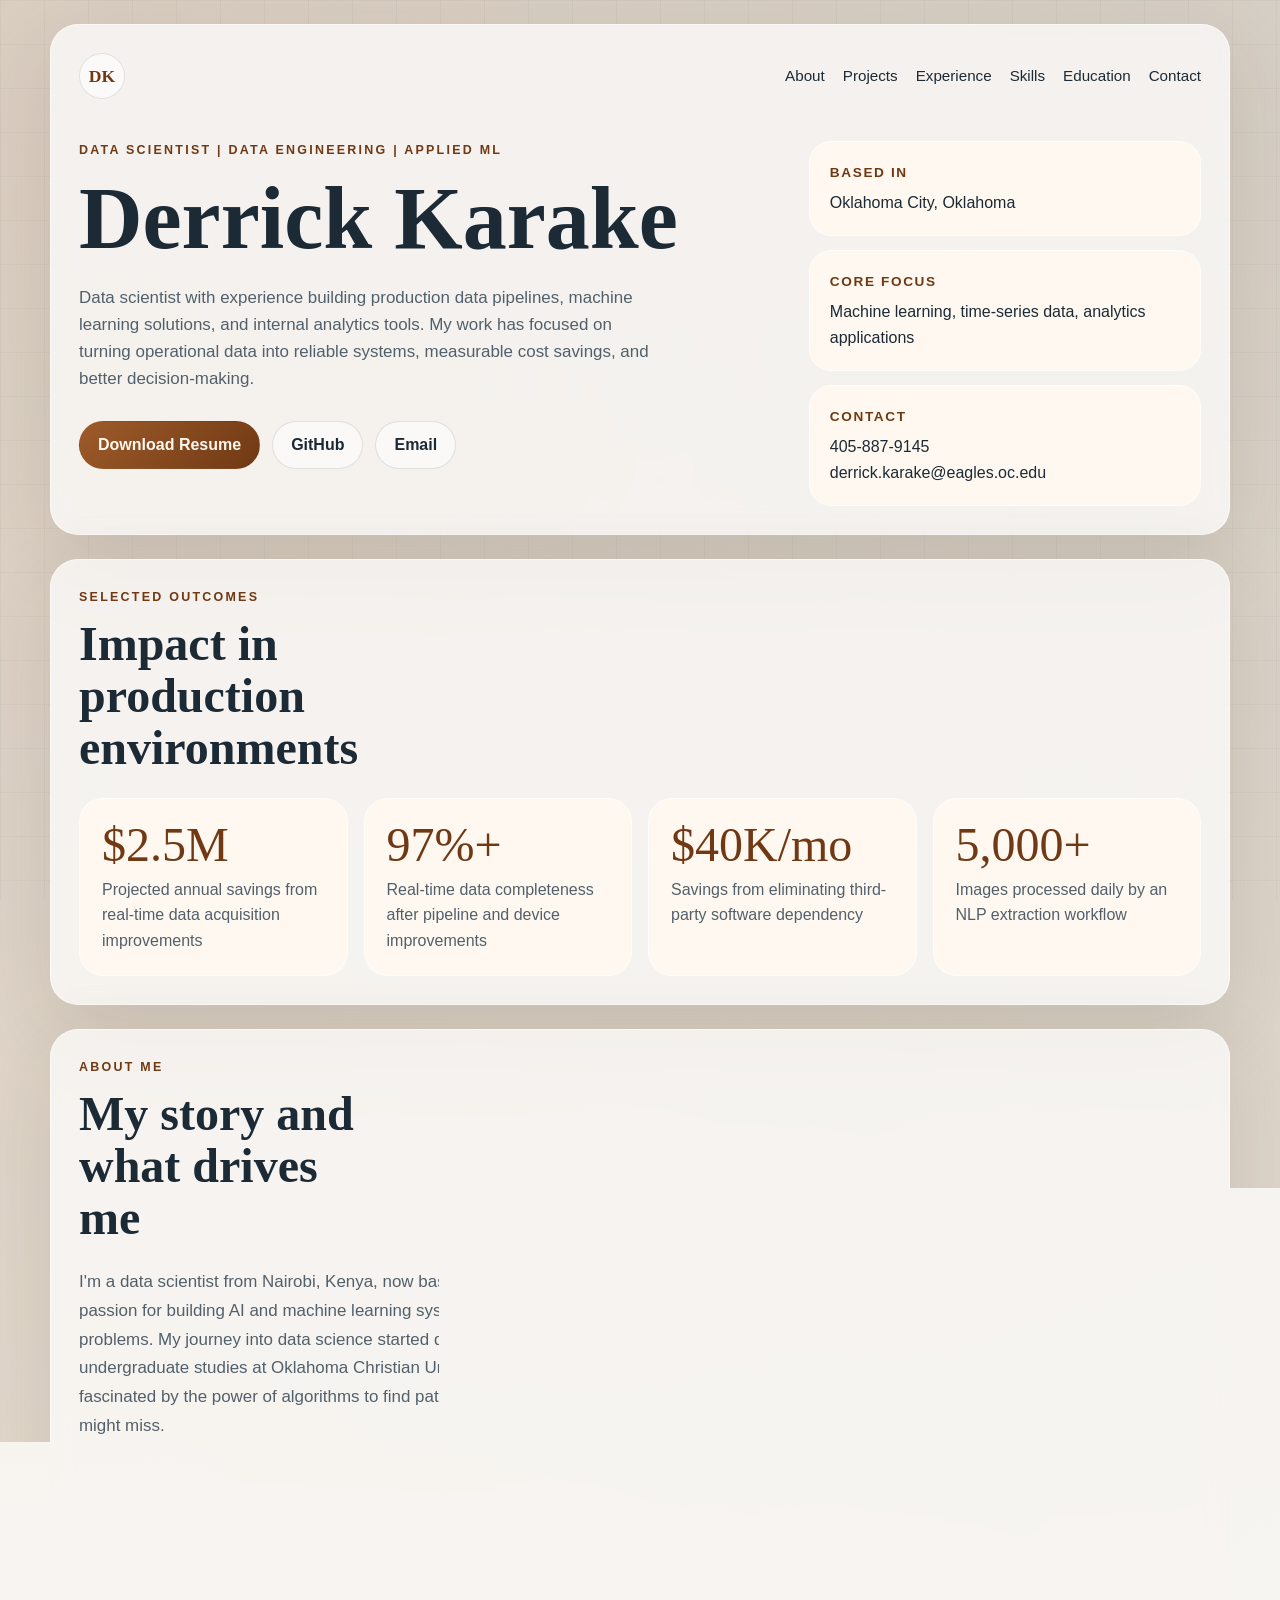
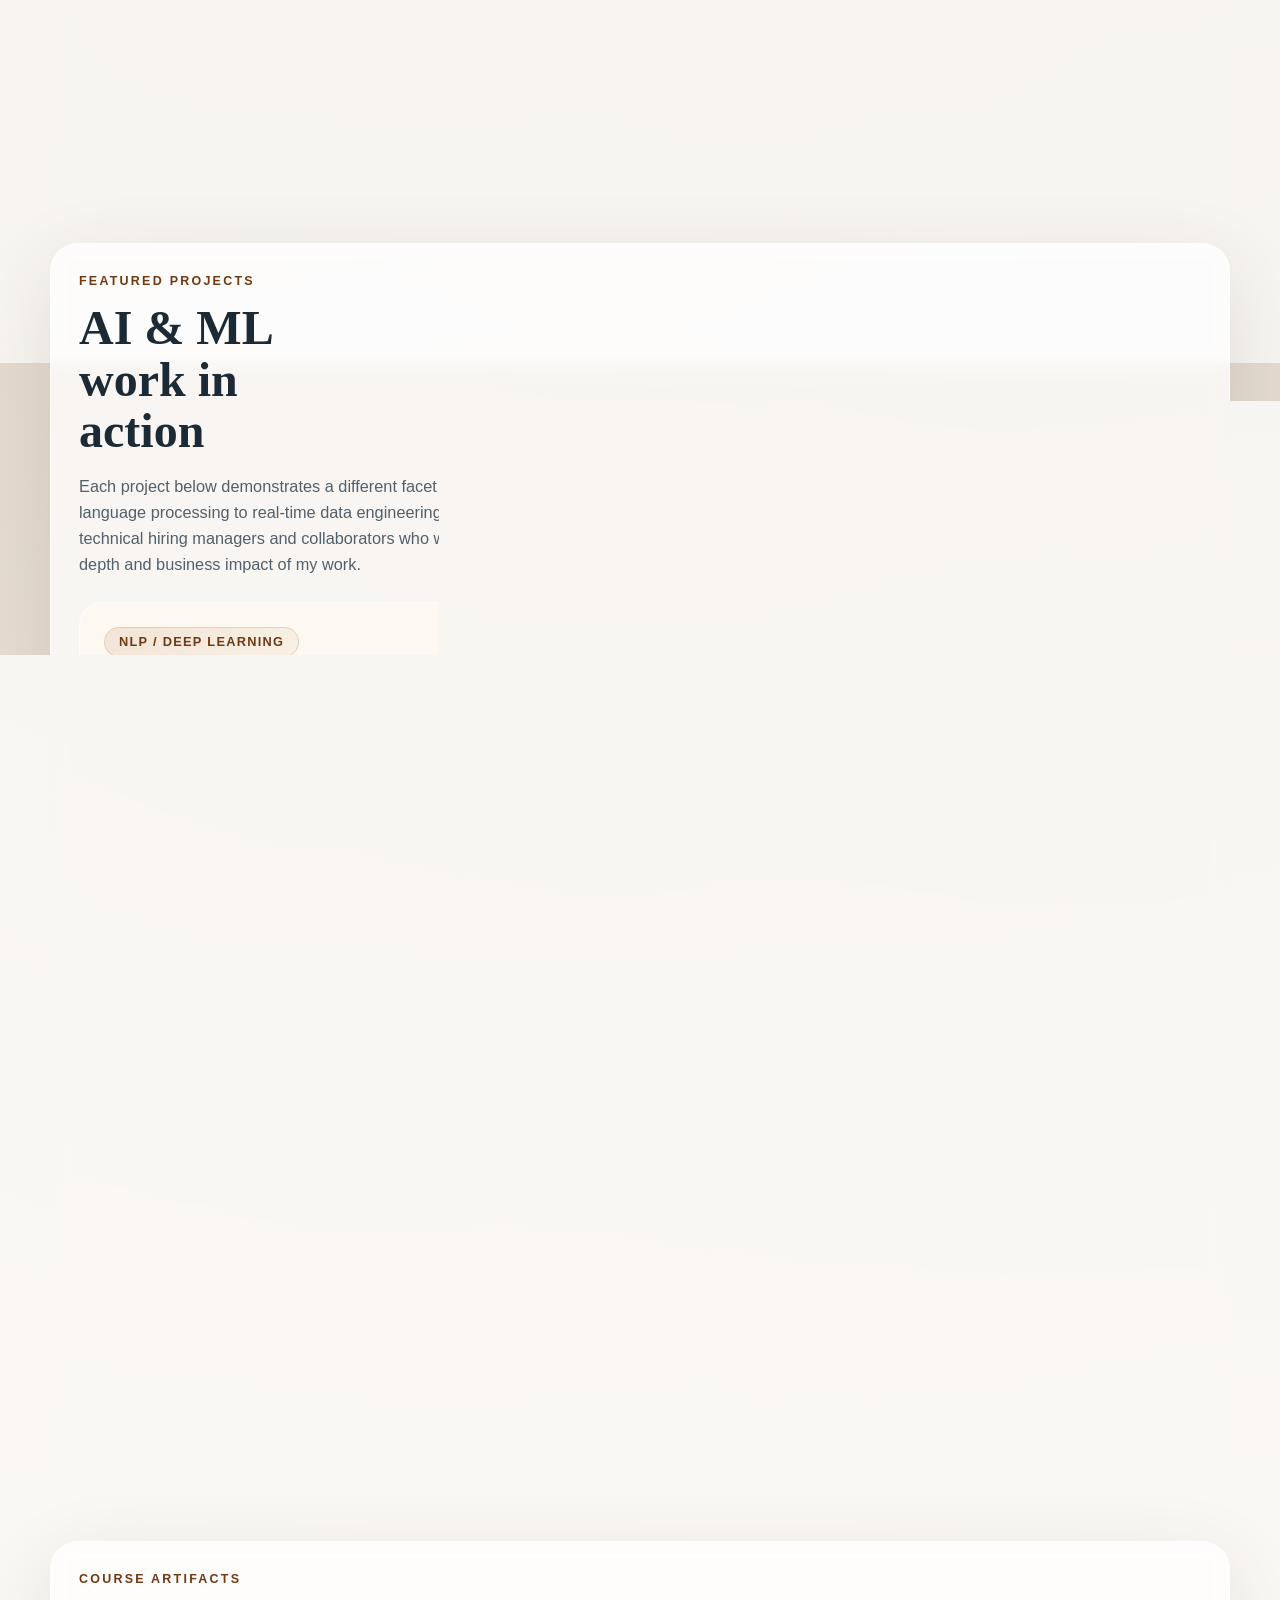
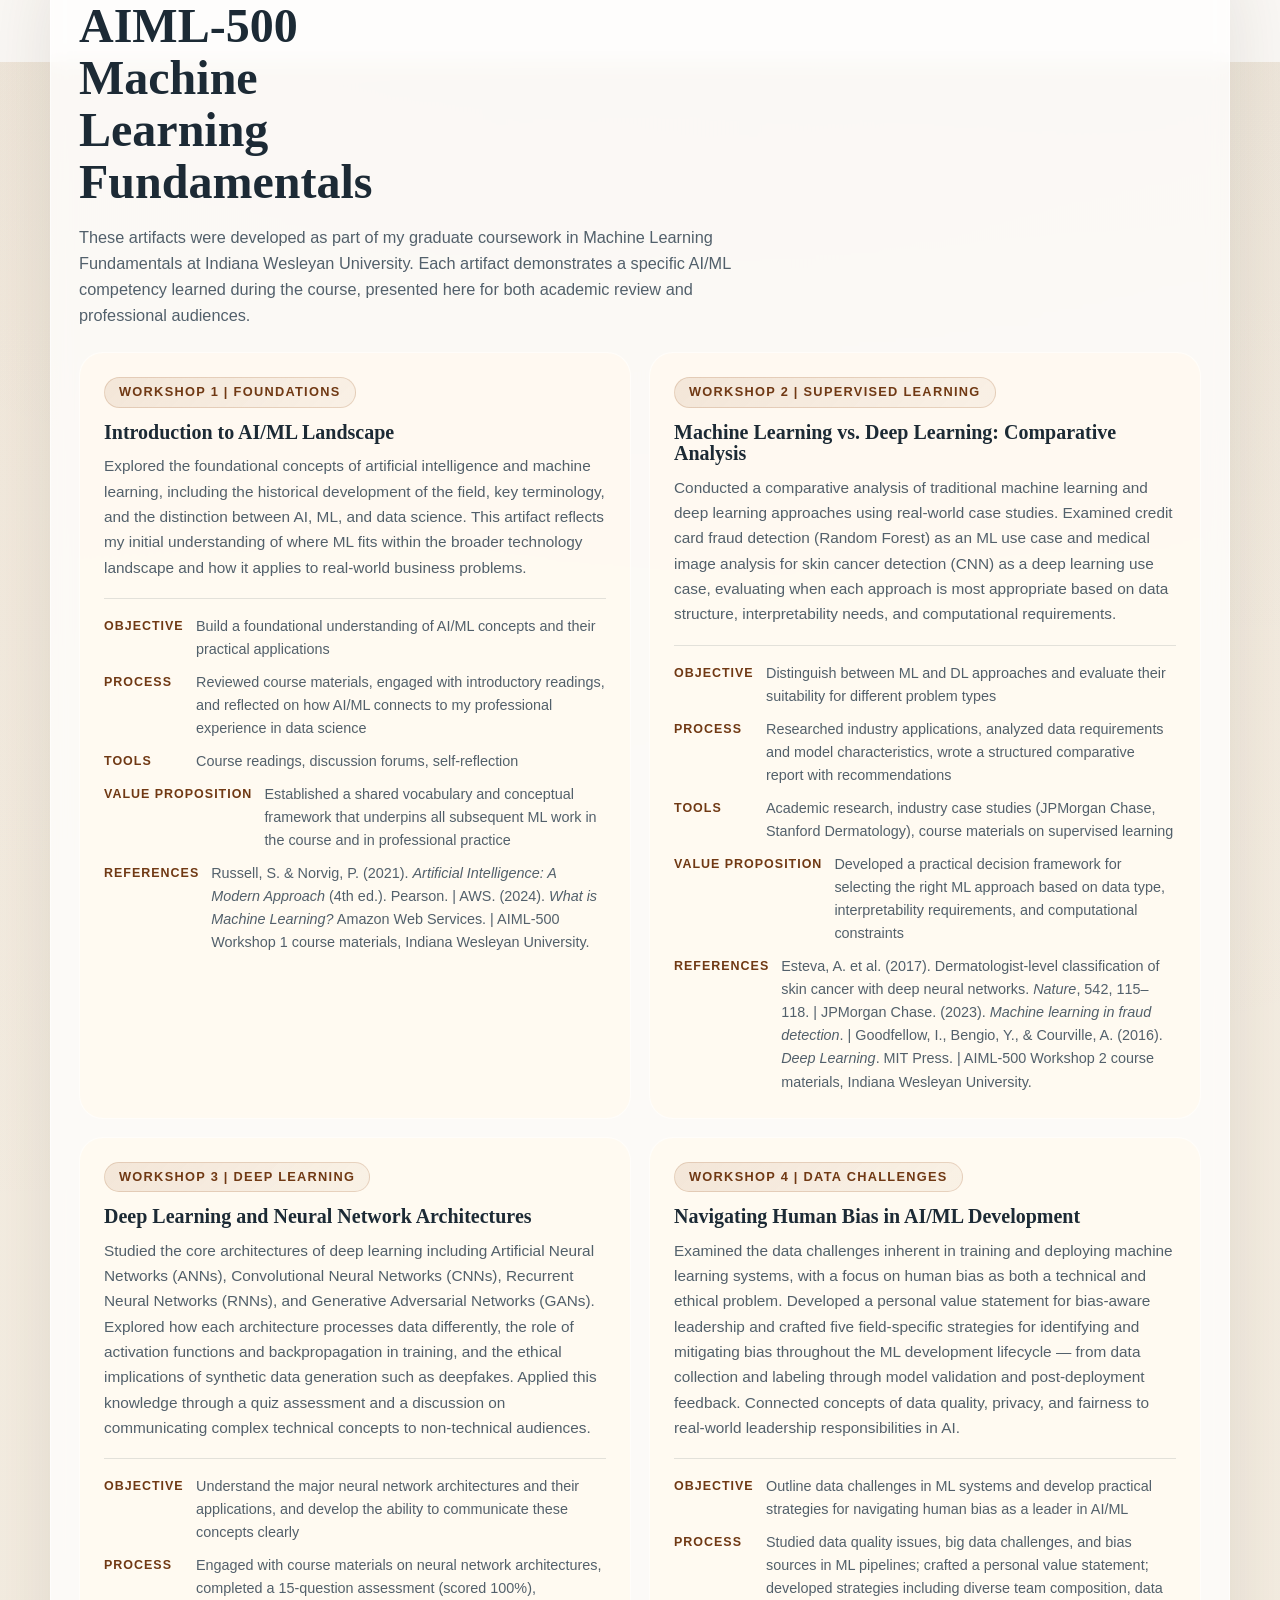
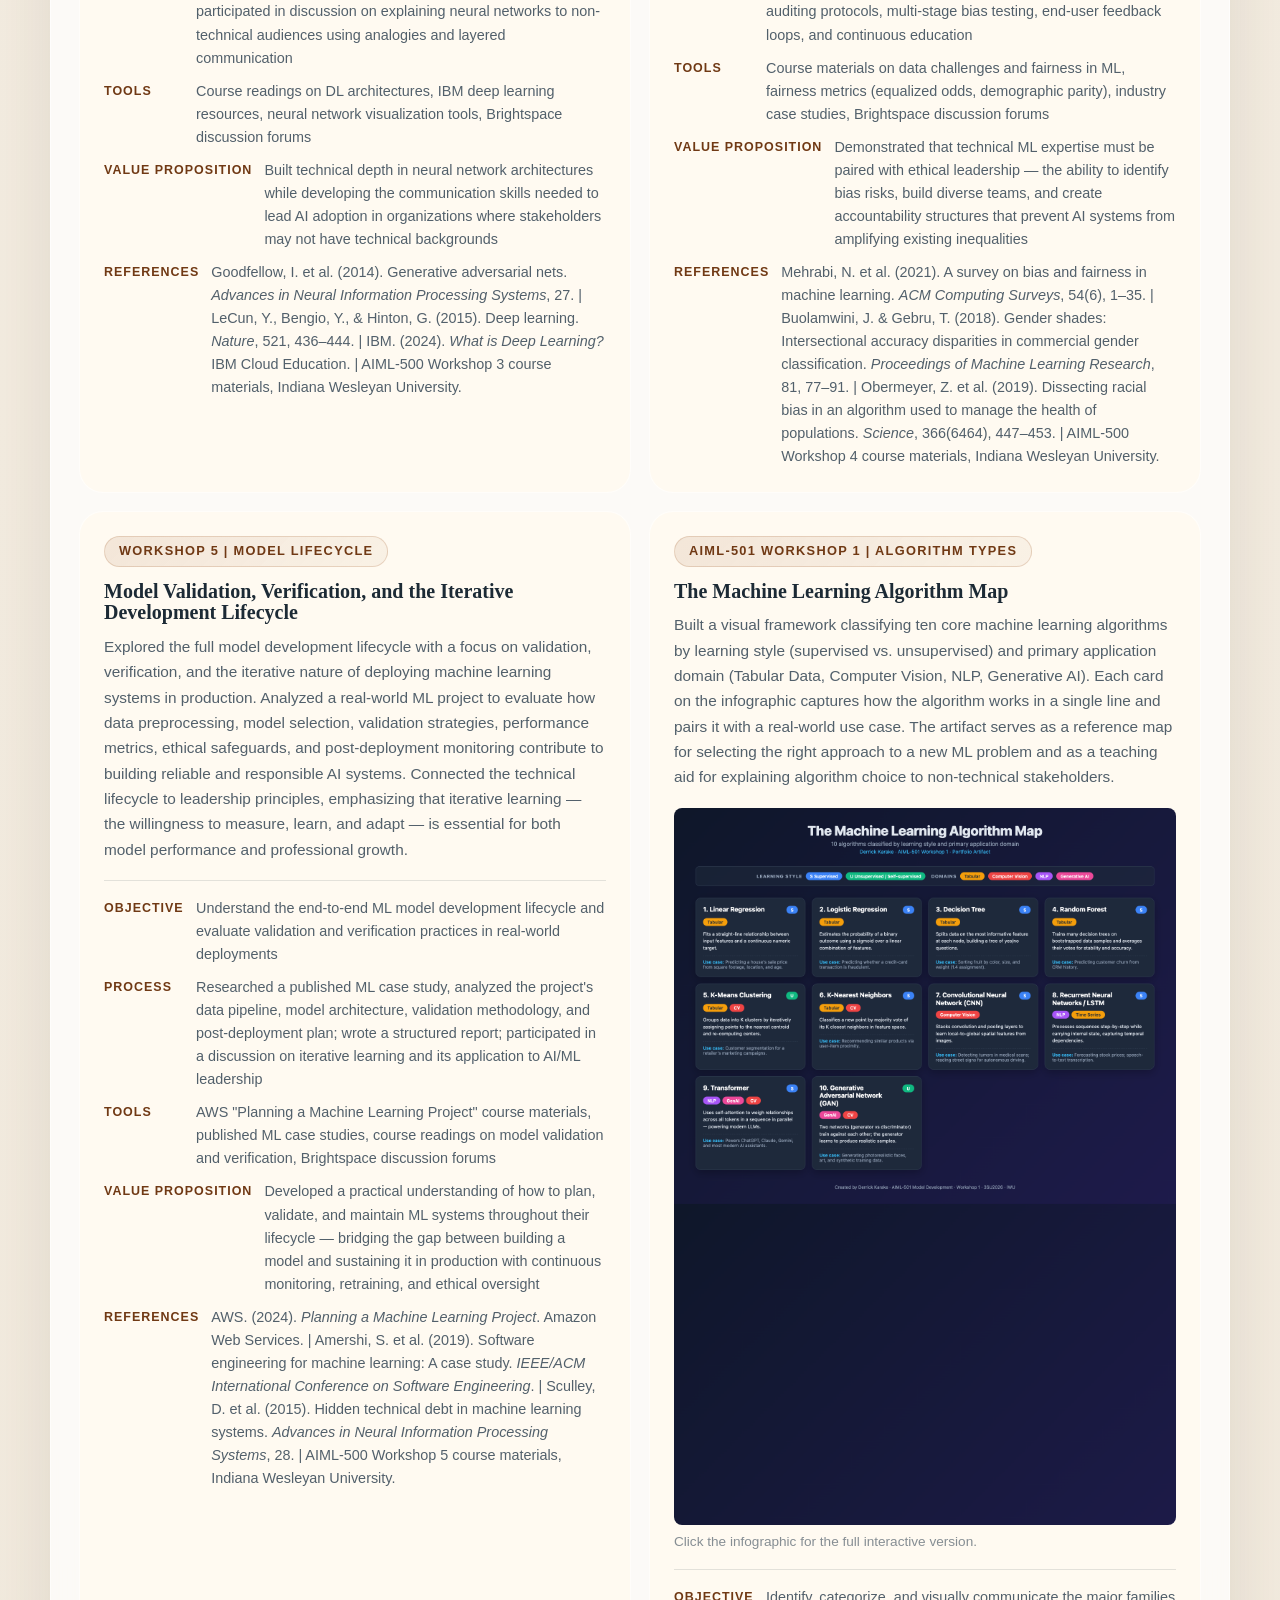
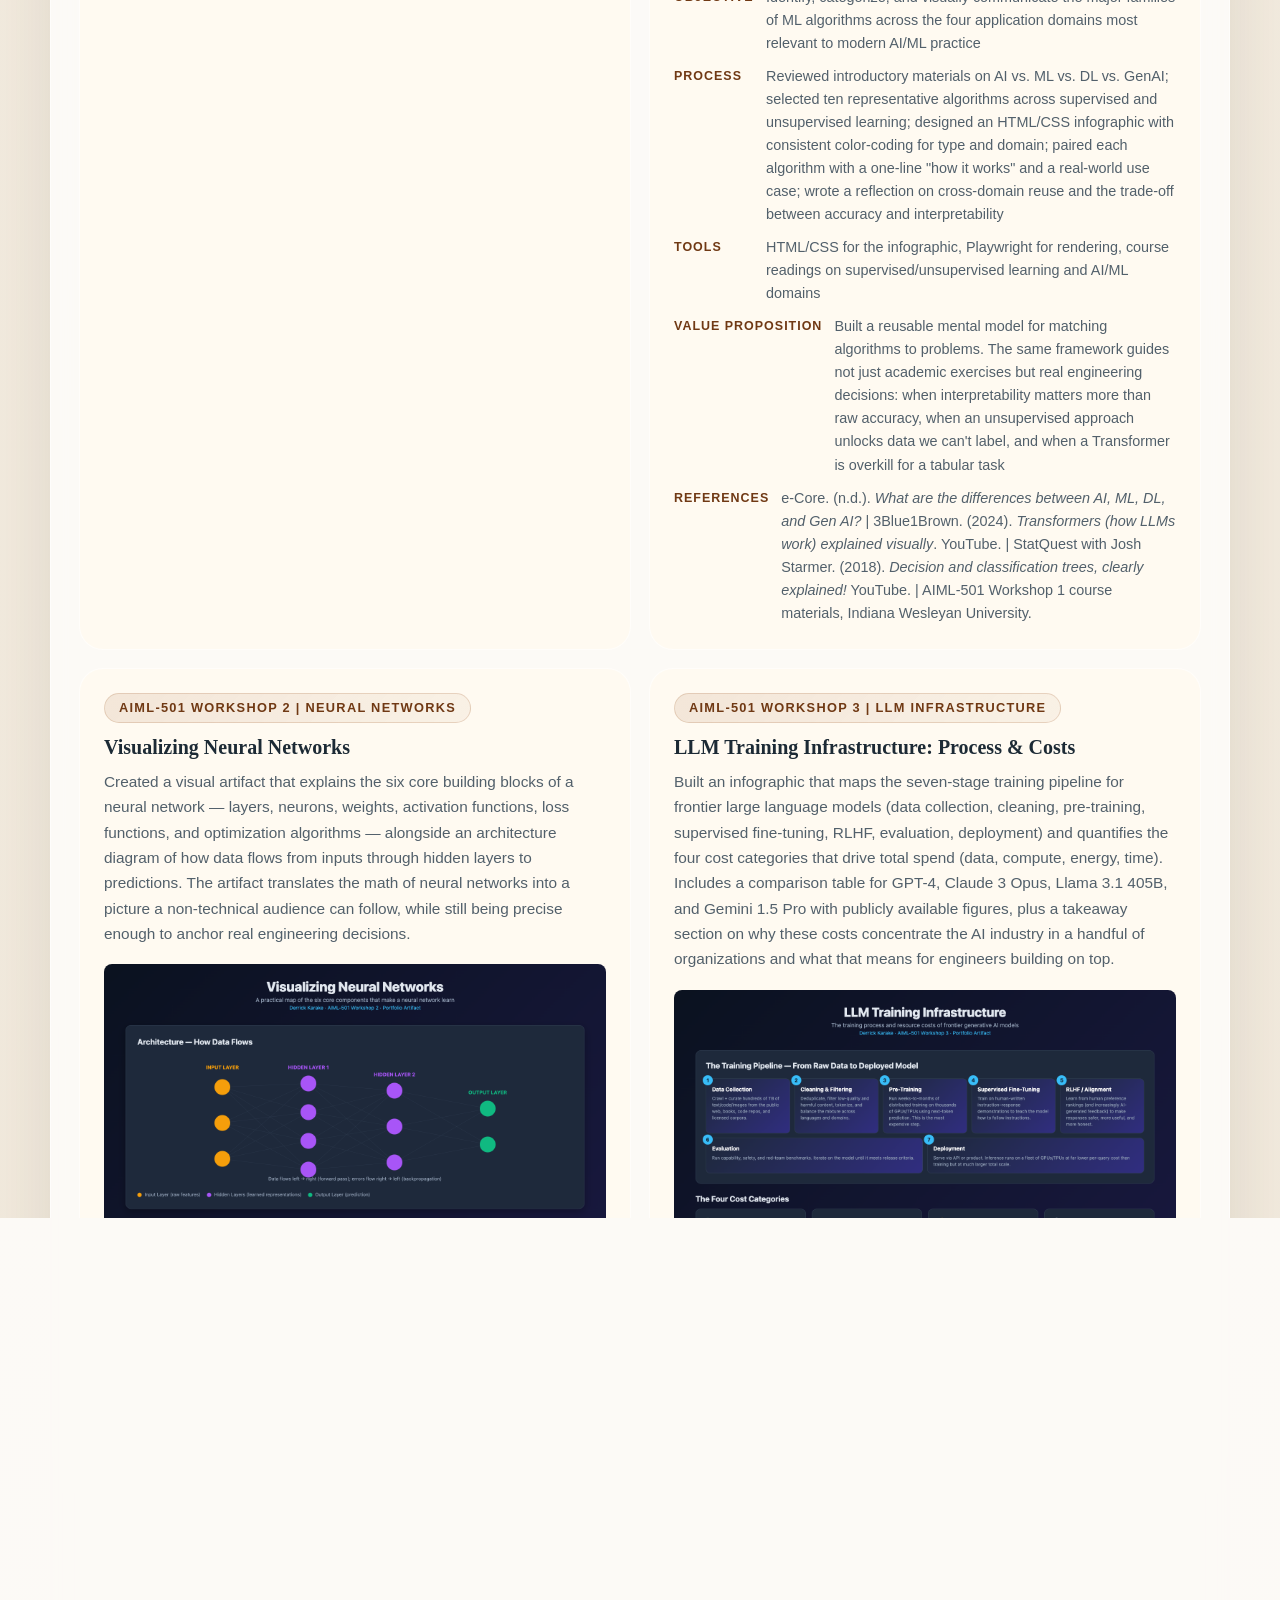
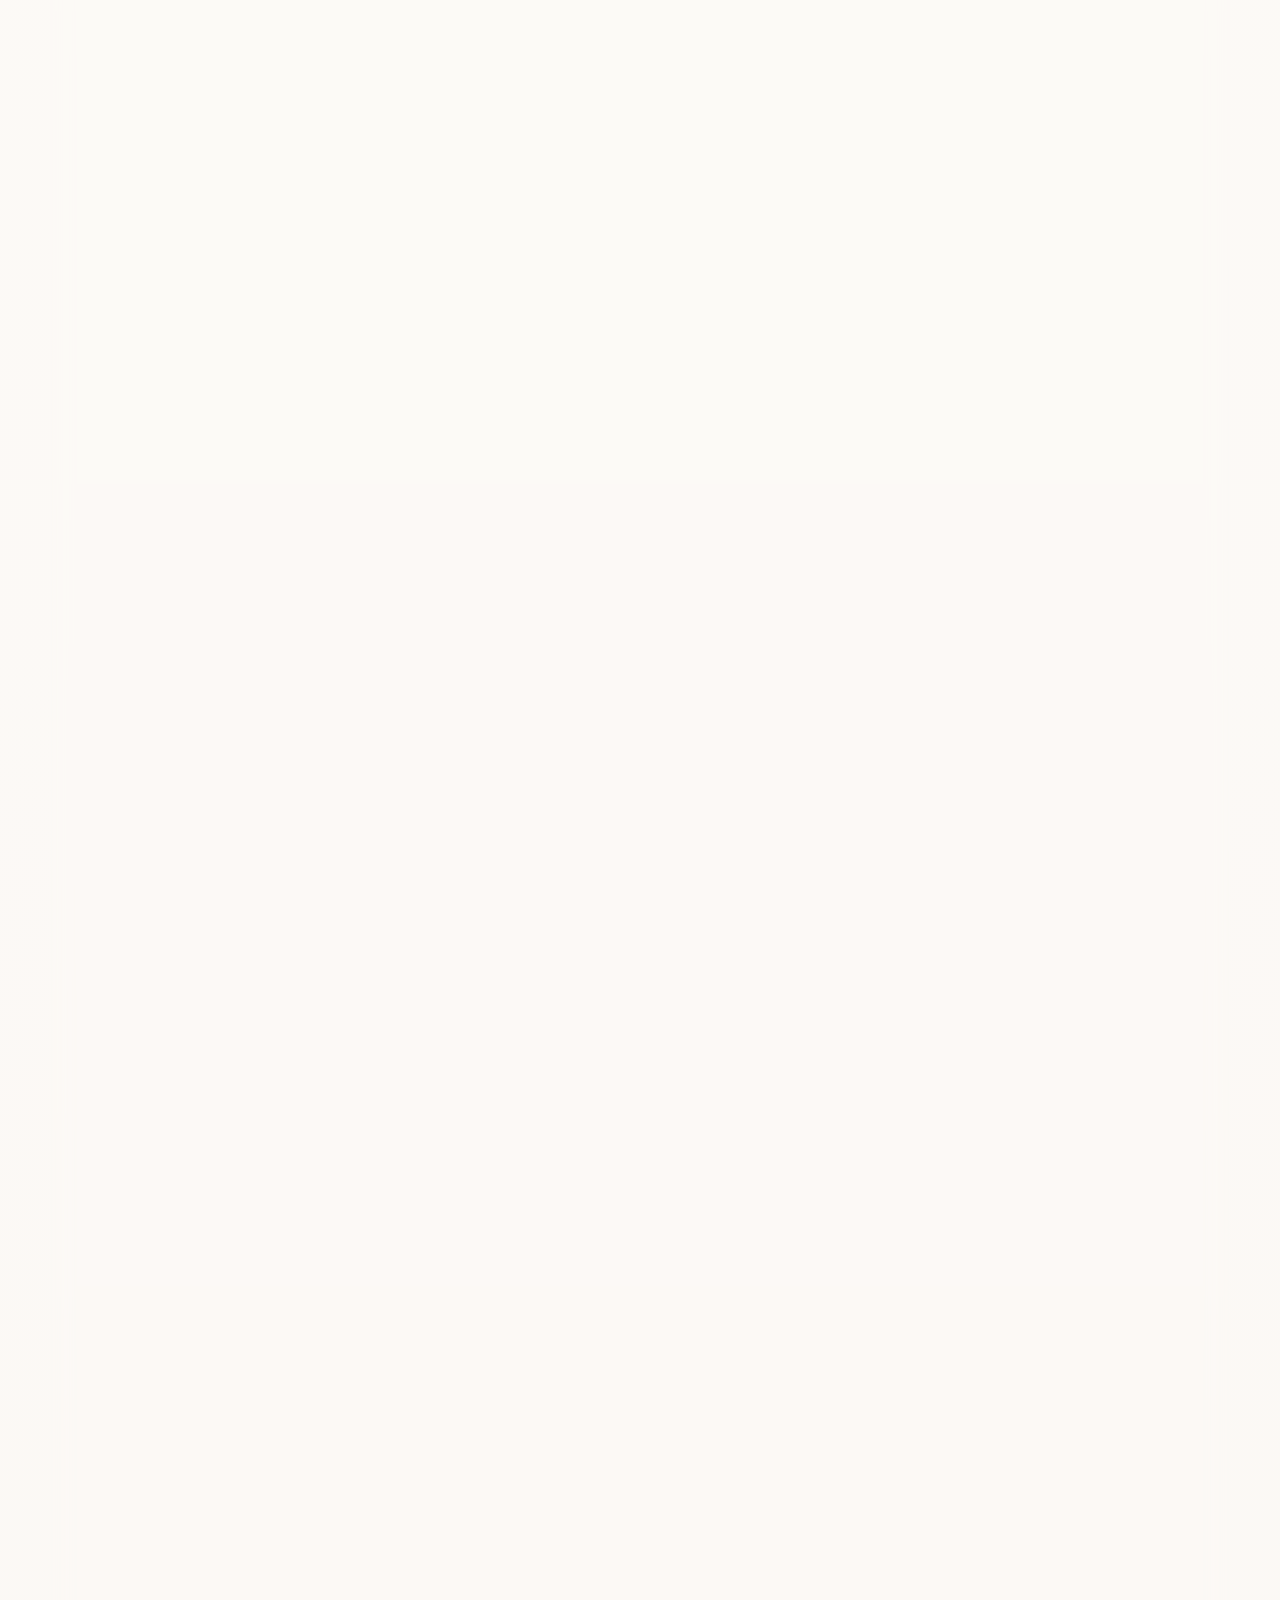
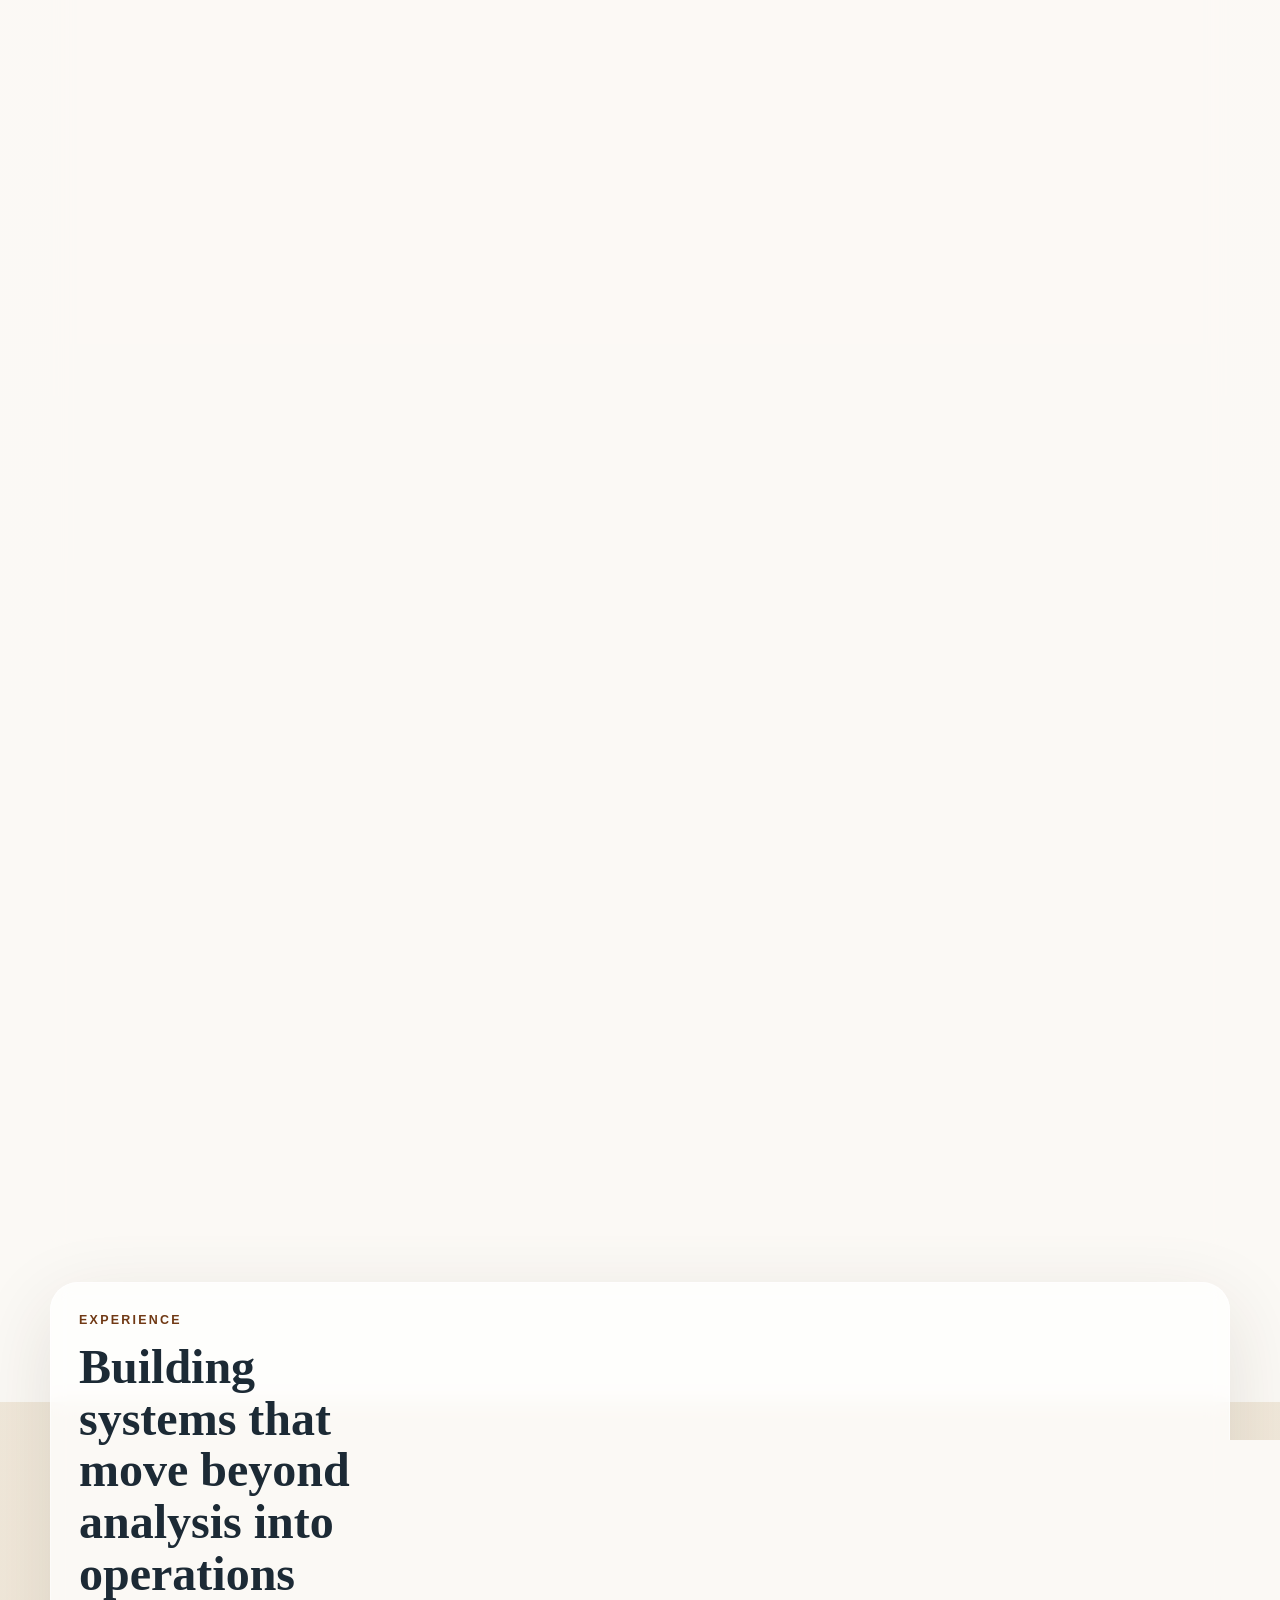
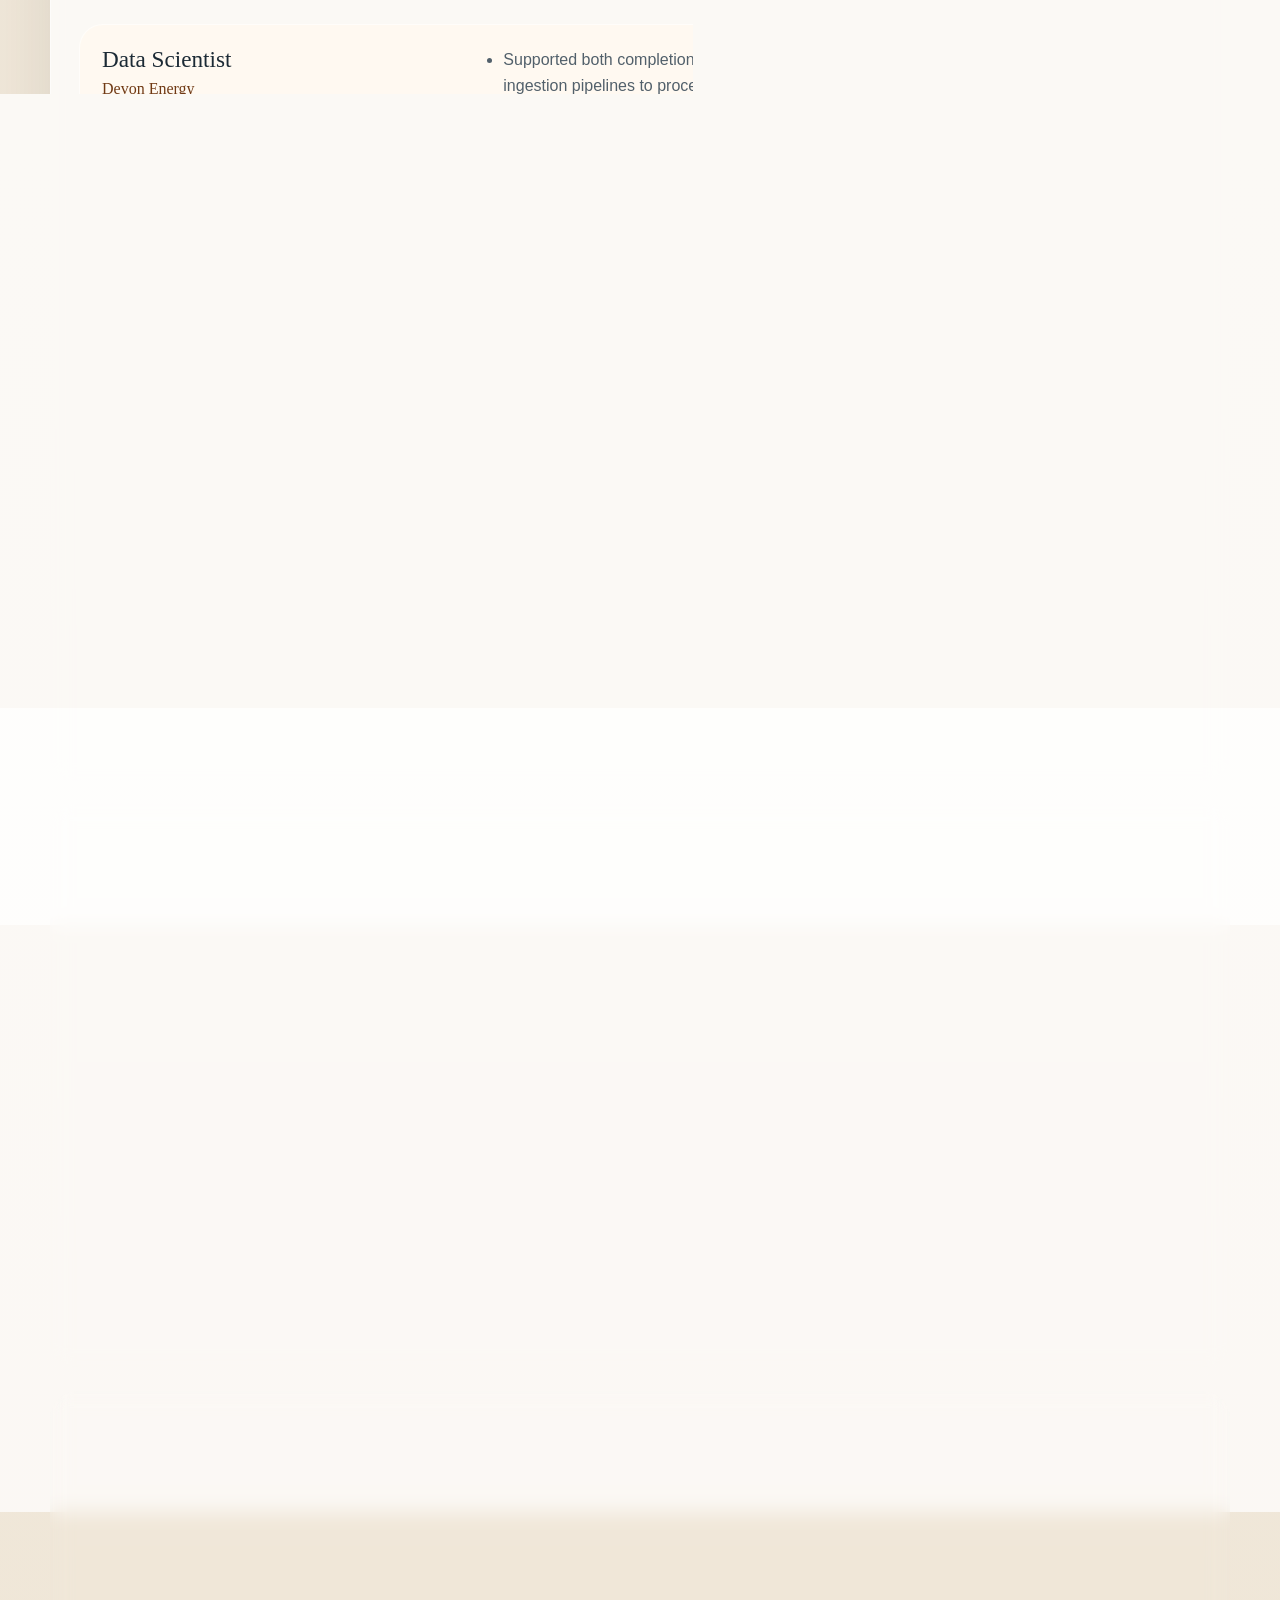
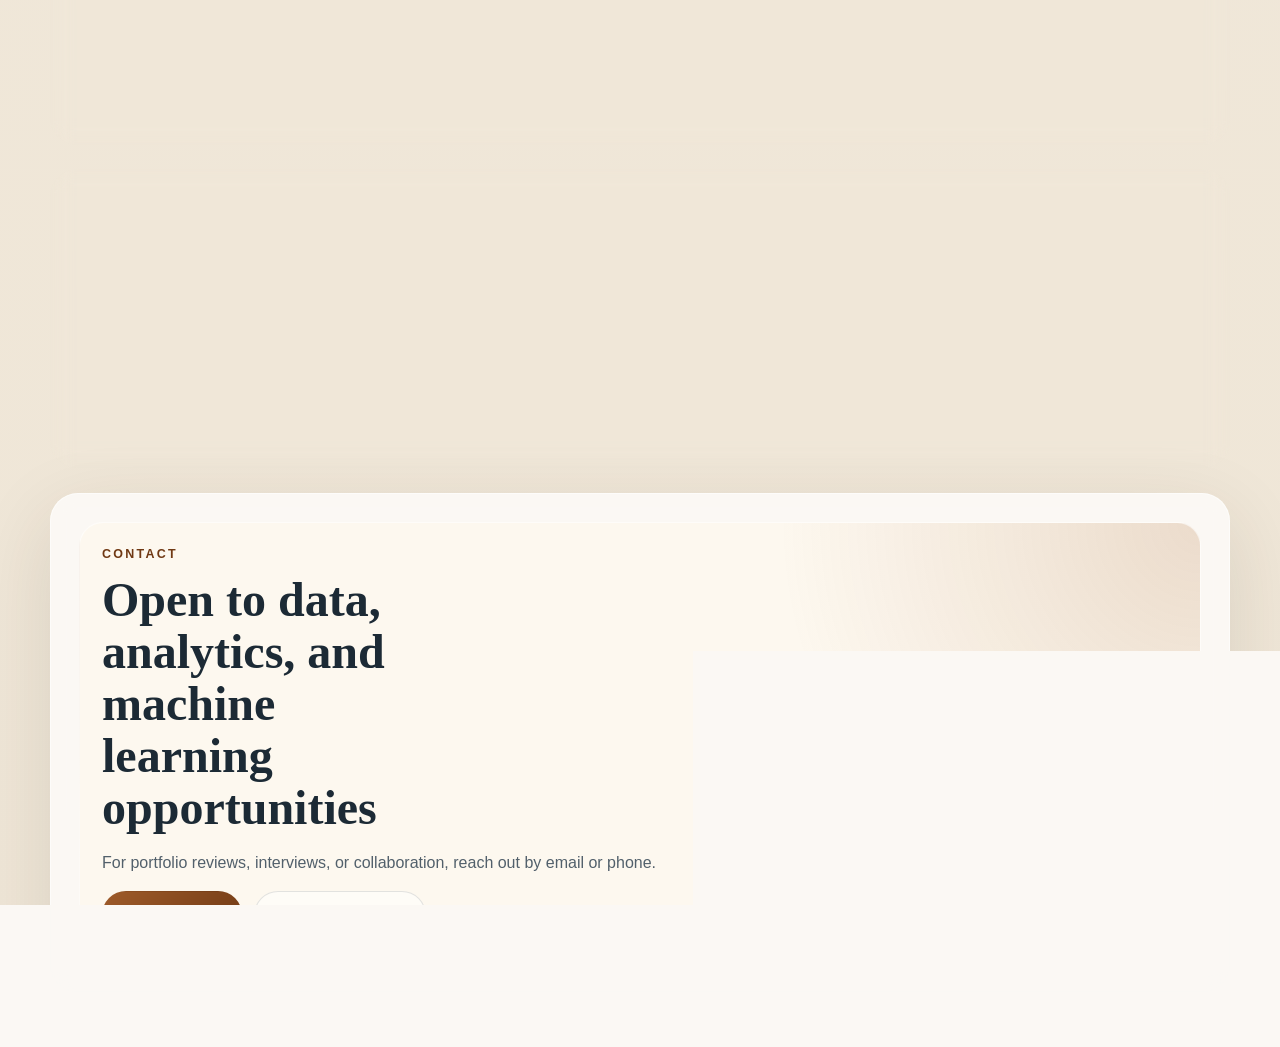
<file: index.html>
<!DOCTYPE html>
<html lang="en">
  <head>
    <meta charset="UTF-8" />
    <meta name="viewport" content="width=device-width, initial-scale=1.0" />
    <title>Derrick Karake | Data Scientist Portfolio</title>
    <meta
      name="description"
      content="Portfolio website for Derrick Karake, a data scientist focused on machine learning, data engineering, and analytics applications."
    />
    <link rel="stylesheet" href="./styles.css" />
  </head>
  <body>
    <div class="page-shell">
      <header class="hero">
        <nav class="topbar" aria-label="Primary">
          <span class="brand">DK</span>
          <div class="topbar-links">
            <a href="#about">About</a>
            <a href="#projects">Projects</a>
            <a href="#experience">Experience</a>
            <a href="#skills">Skills</a>
            <a href="#education">Education</a>
            <a href="#contact">Contact</a>
          </div>
        </nav>

        <div class="hero-grid">
          <div class="hero-copy">
            <p class="eyebrow">Data Scientist | Data Engineering | Applied ML</p>
            <h1>Derrick Karake</h1>
            <p class="hero-summary">
              Data scientist with experience building production data pipelines,
              machine learning solutions, and internal analytics tools. My work
              has focused on turning operational data into reliable systems,
              measurable cost savings, and better decision-making.
            </p>

            <div class="hero-actions">
              <a class="button button-primary" href="./Derrick_Karake_Resume.pdf" target="_blank" rel="noreferrer">
                Download Resume
              </a>
              <a class="button button-secondary" href="https://github.com/derrickkarake" target="_blank" rel="noreferrer">
                GitHub
              </a>
              <a class="button button-secondary" href="mailto:derrick.karake@eagles.oc.edu">
                Email
              </a>
            </div>
          </div>

          <aside class="hero-panel">
            <div class="panel-card">
              <p class="panel-label">Based In</p>
              <p class="panel-value">Oklahoma City, Oklahoma</p>
            </div>
            <div class="panel-card">
              <p class="panel-label">Core Focus</p>
              <p class="panel-value">Machine learning, time-series data, analytics applications</p>
            </div>
            <div class="panel-card">
              <p class="panel-label">Contact</p>
              <p class="panel-value">
                <a href="tel:+14058879145">405-887-9145</a><br />
                <a href="mailto:derrick.karake@eagles.oc.edu">derrick.karake@eagles.oc.edu</a>
              </p>
            </div>
          </aside>
        </div>
      </header>

      <main>
        <section class="metrics-section" aria-label="Selected results">
          <div class="section-heading">
            <p class="eyebrow">Selected Outcomes</p>
            <h2>Impact in production environments</h2>
          </div>

          <div class="metrics-grid">
            <article class="metric-card">
              <p class="metric-value">$2.5M</p>
              <p class="metric-label">Projected annual savings from real-time data acquisition improvements</p>
            </article>
            <article class="metric-card">
              <p class="metric-value">97%+</p>
              <p class="metric-label">Real-time data completeness after pipeline and device improvements</p>
            </article>
            <article class="metric-card">
              <p class="metric-value">$40K/mo</p>
              <p class="metric-label">Savings from eliminating third-party software dependency</p>
            </article>
            <article class="metric-card">
              <p class="metric-value">5,000+</p>
              <p class="metric-label">Images processed daily by an NLP extraction workflow</p>
            </article>
          </div>
        </section>

        <section class="content-section" id="about">
          <div class="section-heading">
            <p class="eyebrow">About Me</p>
            <h2>My story and what drives me</h2>
          </div>
          <div class="about-content">
            <div class="about-narrative">
              <p>
                I'm a data scientist from Nairobi, Kenya, now based in Oklahoma City, with a passion for building AI and machine learning systems that solve real-world problems. My journey into data science started during my computer science undergraduate studies at Oklahoma Christian University, where I became fascinated by the power of algorithms to find patterns in data that humans might miss.
              </p>
              <p>
                That curiosity led me to pursue a Master's in Data Science, where I deepened my expertise in machine learning, NLP, and statistical modeling. Since then, I've had the opportunity to apply these skills in production environments, from deploying BERT-based NLP models processing thousands of documents daily to building real-time data pipelines that save millions in operational costs.
              </p>
              <p>
                What sets me apart is my ability to bridge the gap between complex AI/ML research and practical business applications. I don't just build models; I build end-to-end systems that deliver measurable impact. Whether it's improving data reliability from 80% to 97%, eliminating costly third-party dependencies, or designing full-stack applications backed by cloud infrastructure, I focus on solutions that move organizations forward.
              </p>
            </div>
            <div class="value-proposition">
              <h3>What I Bring to the Table</h3>
              <ul>
                <li><strong>End-to-end ML expertise:</strong> From data collection and pipeline engineering to model training, deployment, and monitoring in production.</li>
                <li><strong>Business-driven approach:</strong> Every project I take on is tied to measurable outcomes, whether that's cost savings, efficiency gains, or new capabilities.</li>
                <li><strong>Cross-functional communication:</strong> I translate complex technical concepts into clear language for stakeholders across engineering, operations, and leadership teams.</li>
                <li><strong>Continuous learning mindset:</strong> The AI/ML field evolves rapidly, and I stay current with emerging techniques, frameworks, and best practices.</li>
              </ul>
            </div>
          </div>
        </section>

        <section class="content-section" id="projects">
          <div class="section-heading">
            <p class="eyebrow">Featured Projects</p>
            <h2>AI &amp; ML work in action</h2>
          </div>
          <p class="section-intro">
            Each project below demonstrates a different facet of my AI/ML skill set, from natural language processing to real-time data engineering. These artifacts are tailored for technical hiring managers and collaborators who want to understand both the technical depth and business impact of my work.
          </p>

          <div class="projects-grid">
            <article class="project-card">
              <div class="project-tag">NLP / Deep Learning</div>
              <h3>BERT-Based Document Intelligence System</h3>
              <p class="project-description">
                Designed and deployed a question-answering pipeline built on a fine-tuned BERT model to automatically extract structured information from over 5,000 scanned TIFF images per day. The system replaced a manual review process, reducing turnaround time and human error while achieving an F1 score of 0.90.
              </p>
              <div class="project-details">
                <div class="detail-item">
                  <span class="detail-label">Tech Stack</span>
                  <span class="detail-value">Python, PyTorch, Hugging Face Transformers, OpenCV, Tesseract OCR</span>
                </div>
                <div class="detail-item">
                  <span class="detail-label">Impact</span>
                  <span class="detail-value">5,000+ images/day processed automatically with 0.90 F1 accuracy</span>
                </div>
                <div class="detail-item">
                  <span class="detail-label">My Role</span>
                  <span class="detail-value">Model fine-tuning, dataset curation, pipeline architecture, deployment</span>
                </div>
              </div>
            </article>

            <article class="project-card">
              <div class="project-tag">Data Engineering / IoT</div>
              <h3>Real-Time Frac Data Acquisition Pipeline</h3>
              <p class="project-description">
                Built an end-to-end ingestion system that collects, validates, and maps real-time operational data from field devices into a PI time-series database. The pipeline processes approximately 80 CSV files daily through automated API integrations and includes robust error handling and monitoring.
              </p>
              <div class="project-details">
                <div class="detail-item">
                  <span class="detail-label">Tech Stack</span>
                  <span class="detail-value">Python, Node-RED, PI Web API, Serial I/O, Azure</span>
                </div>
                <div class="detail-item">
                  <span class="detail-label">Impact</span>
                  <span class="detail-value">97%+ data completeness, $2.5M projected annual savings, $40K/mo cost reduction</span>
                </div>
                <div class="detail-item">
                  <span class="detail-label">My Role</span>
                  <span class="detail-value">System design, hardware integration, pipeline development, deployment</span>
                </div>
              </div>
            </article>

            <article class="project-card">
              <div class="project-tag">Full-Stack / Cloud</div>
              <h3>Casing Planning Application</h3>
              <p class="project-description">
                Developed a full-stack web application that helps drilling and supply chain teams forecast casing requirements for future wells. The app integrates with Snowflake for data warehousing and uses Azure Active Directory for enterprise authentication, providing teams with data-driven planning capabilities.
              </p>
              <div class="project-details">
                <div class="detail-item">
                  <span class="detail-label">Tech Stack</span>
                  <span class="detail-value">React, Flask, Python, Snowflake, Azure AD</span>
                </div>
                <div class="detail-item">
                  <span class="detail-label">Impact</span>
                  <span class="detail-value">Enabled data-driven planning across drilling and supply chain teams</span>
                </div>
                <div class="detail-item">
                  <span class="detail-label">My Role</span>
                  <span class="detail-value">Full-stack development, database design, authentication integration</span>
                </div>
              </div>
            </article>

            <article class="project-card">
              <div class="project-tag">ML / Entrepreneurship</div>
              <h3>Motion-Capture Injury Prediction System</h3>
              <p class="project-description">
                Collaborated on a student team to design a machine learning system that uses motion-capture data to predict and prevent workplace injuries. The proposal won the Love's Entrepreneurs Cup, Oklahoma's top entrepreneurship competition, earning $12,000 in prize funding.
              </p>
              <div class="project-details">
                <div class="detail-item">
                  <span class="detail-label">Tech Stack</span>
                  <span class="detail-value">Python, scikit-learn, CNNs, Motion Capture Sensors</span>
                </div>
                <div class="detail-item">
                  <span class="detail-label">Impact</span>
                  <span class="detail-value">Won $12,000 at Oklahoma's top entrepreneurship competition</span>
                </div>
                <div class="detail-item">
                  <span class="detail-label">My Role</span>
                  <span class="detail-value">ML model design, data analysis, technical presentation</span>
                </div>
              </div>
            </article>
          </div>
        </section>

        <section class="content-section" id="course-artifacts">
          <div class="section-heading">
            <p class="eyebrow">Course Artifacts</p>
            <h2>AIML-500 Machine Learning Fundamentals</h2>
          </div>
          <p class="section-intro">
            These artifacts were developed as part of my graduate coursework in Machine Learning Fundamentals at Indiana Wesleyan University. Each artifact demonstrates a specific AI/ML competency learned during the course, presented here for both academic review and professional audiences.
          </p>

          <div class="projects-grid">
            <article class="project-card">
              <div class="project-tag">Workshop 1 | Foundations</div>
              <h3>Introduction to AI/ML Landscape</h3>
              <p class="project-description">
                Explored the foundational concepts of artificial intelligence and machine learning, including the historical development of the field, key terminology, and the distinction between AI, ML, and data science. This artifact reflects my initial understanding of where ML fits within the broader technology landscape and how it applies to real-world business problems.
              </p>
              <div class="project-details">
                <div class="detail-item">
                  <span class="detail-label">Objective</span>
                  <span class="detail-value">Build a foundational understanding of AI/ML concepts and their practical applications</span>
                </div>
                <div class="detail-item">
                  <span class="detail-label">Process</span>
                  <span class="detail-value">Reviewed course materials, engaged with introductory readings, and reflected on how AI/ML connects to my professional experience in data science</span>
                </div>
                <div class="detail-item">
                  <span class="detail-label">Tools</span>
                  <span class="detail-value">Course readings, discussion forums, self-reflection</span>
                </div>
                <div class="detail-item">
                  <span class="detail-label">Value Proposition</span>
                  <span class="detail-value">Established a shared vocabulary and conceptual framework that underpins all subsequent ML work in the course and in professional practice</span>
                </div>
                <div class="detail-item">
                  <span class="detail-label">References</span>
                  <span class="detail-value">Russell, S. &amp; Norvig, P. (2021). <em>Artificial Intelligence: A Modern Approach</em> (4th ed.). Pearson. | AWS. (2024). <em>What is Machine Learning?</em> Amazon Web Services. | AIML-500 Workshop 1 course materials, Indiana Wesleyan University.</span>
                </div>
              </div>
            </article>

            <article class="project-card">
              <div class="project-tag">Workshop 2 | Supervised Learning</div>
              <h3>Machine Learning vs. Deep Learning: Comparative Analysis</h3>
              <p class="project-description">
                Conducted a comparative analysis of traditional machine learning and deep learning approaches using real-world case studies. Examined credit card fraud detection (Random Forest) as an ML use case and medical image analysis for skin cancer detection (CNN) as a deep learning use case, evaluating when each approach is most appropriate based on data structure, interpretability needs, and computational requirements.
              </p>
              <div class="project-details">
                <div class="detail-item">
                  <span class="detail-label">Objective</span>
                  <span class="detail-value">Distinguish between ML and DL approaches and evaluate their suitability for different problem types</span>
                </div>
                <div class="detail-item">
                  <span class="detail-label">Process</span>
                  <span class="detail-value">Researched industry applications, analyzed data requirements and model characteristics, wrote a structured comparative report with recommendations</span>
                </div>
                <div class="detail-item">
                  <span class="detail-label">Tools</span>
                  <span class="detail-value">Academic research, industry case studies (JPMorgan Chase, Stanford Dermatology), course materials on supervised learning</span>
                </div>
                <div class="detail-item">
                  <span class="detail-label">Value Proposition</span>
                  <span class="detail-value">Developed a practical decision framework for selecting the right ML approach based on data type, interpretability requirements, and computational constraints</span>
                </div>
                <div class="detail-item">
                  <span class="detail-label">References</span>
                  <span class="detail-value">Esteva, A. et al. (2017). Dermatologist-level classification of skin cancer with deep neural networks. <em>Nature</em>, 542, 115–118. | JPMorgan Chase. (2023). <em>Machine learning in fraud detection</em>. | Goodfellow, I., Bengio, Y., &amp; Courville, A. (2016). <em>Deep Learning</em>. MIT Press. | AIML-500 Workshop 2 course materials, Indiana Wesleyan University.</span>
                </div>
              </div>
            </article>

            <article class="project-card">
              <div class="project-tag">Workshop 3 | Deep Learning</div>
              <h3>Deep Learning and Neural Network Architectures</h3>
              <p class="project-description">
                Studied the core architectures of deep learning including Artificial Neural Networks (ANNs), Convolutional Neural Networks (CNNs), Recurrent Neural Networks (RNNs), and Generative Adversarial Networks (GANs). Explored how each architecture processes data differently, the role of activation functions and backpropagation in training, and the ethical implications of synthetic data generation such as deepfakes. Applied this knowledge through a quiz assessment and a discussion on communicating complex technical concepts to non-technical audiences.
              </p>
              <div class="project-details">
                <div class="detail-item">
                  <span class="detail-label">Objective</span>
                  <span class="detail-value">Understand the major neural network architectures and their applications, and develop the ability to communicate these concepts clearly</span>
                </div>
                <div class="detail-item">
                  <span class="detail-label">Process</span>
                  <span class="detail-value">Engaged with course materials on neural network architectures, completed a 15-question assessment (scored 100%), participated in discussion on explaining neural networks to non-technical audiences using analogies and layered communication</span>
                </div>
                <div class="detail-item">
                  <span class="detail-label">Tools</span>
                  <span class="detail-value">Course readings on DL architectures, IBM deep learning resources, neural network visualization tools, Brightspace discussion forums</span>
                </div>
                <div class="detail-item">
                  <span class="detail-label">Value Proposition</span>
                  <span class="detail-value">Built technical depth in neural network architectures while developing the communication skills needed to lead AI adoption in organizations where stakeholders may not have technical backgrounds</span>
                </div>
                <div class="detail-item">
                  <span class="detail-label">References</span>
                  <span class="detail-value">Goodfellow, I. et al. (2014). Generative adversarial nets. <em>Advances in Neural Information Processing Systems</em>, 27. | LeCun, Y., Bengio, Y., &amp; Hinton, G. (2015). Deep learning. <em>Nature</em>, 521, 436–444. | IBM. (2024). <em>What is Deep Learning?</em> IBM Cloud Education. | AIML-500 Workshop 3 course materials, Indiana Wesleyan University.</span>
                </div>
              </div>
            </article>

            <article class="project-card">
              <div class="project-tag">Workshop 4 | Data Challenges</div>
              <h3>Navigating Human Bias in AI/ML Development</h3>
              <p class="project-description">
                Examined the data challenges inherent in training and deploying machine learning systems, with a focus on human bias as both a technical and ethical problem. Developed a personal value statement for bias-aware leadership and crafted five field-specific strategies for identifying and mitigating bias throughout the ML development lifecycle — from data collection and labeling through model validation and post-deployment feedback. Connected concepts of data quality, privacy, and fairness to real-world leadership responsibilities in AI.
              </p>
              <div class="project-details">
                <div class="detail-item">
                  <span class="detail-label">Objective</span>
                  <span class="detail-value">Outline data challenges in ML systems and develop practical strategies for navigating human bias as a leader in AI/ML</span>
                </div>
                <div class="detail-item">
                  <span class="detail-label">Process</span>
                  <span class="detail-value">Studied data quality issues, big data challenges, and bias sources in ML pipelines; crafted a personal value statement; developed strategies including diverse team composition, data auditing protocols, multi-stage bias testing, end-user feedback loops, and continuous education</span>
                </div>
                <div class="detail-item">
                  <span class="detail-label">Tools</span>
                  <span class="detail-value">Course materials on data challenges and fairness in ML, fairness metrics (equalized odds, demographic parity), industry case studies, Brightspace discussion forums</span>
                </div>
                <div class="detail-item">
                  <span class="detail-label">Value Proposition</span>
                  <span class="detail-value">Demonstrated that technical ML expertise must be paired with ethical leadership — the ability to identify bias risks, build diverse teams, and create accountability structures that prevent AI systems from amplifying existing inequalities</span>
                </div>
                <div class="detail-item">
                  <span class="detail-label">References</span>
                  <span class="detail-value">Mehrabi, N. et al. (2021). A survey on bias and fairness in machine learning. <em>ACM Computing Surveys</em>, 54(6), 1–35. | Buolamwini, J. &amp; Gebru, T. (2018). Gender shades: Intersectional accuracy disparities in commercial gender classification. <em>Proceedings of Machine Learning Research</em>, 81, 77–91. | Obermeyer, Z. et al. (2019). Dissecting racial bias in an algorithm used to manage the health of populations. <em>Science</em>, 366(6464), 447–453. | AIML-500 Workshop 4 course materials, Indiana Wesleyan University.</span>
                </div>
              </div>
            </article>
            <article class="project-card">
              <div class="project-tag">Workshop 5 | Model Lifecycle</div>
              <h3>Model Validation, Verification, and the Iterative Development Lifecycle</h3>
              <p class="project-description">
                Explored the full model development lifecycle with a focus on validation, verification, and the iterative nature of deploying machine learning systems in production. Analyzed a real-world ML project to evaluate how data preprocessing, model selection, validation strategies, performance metrics, ethical safeguards, and post-deployment monitoring contribute to building reliable and responsible AI systems. Connected the technical lifecycle to leadership principles, emphasizing that iterative learning — the willingness to measure, learn, and adapt — is essential for both model performance and professional growth.
              </p>
              <div class="project-details">
                <div class="detail-item">
                  <span class="detail-label">Objective</span>
                  <span class="detail-value">Understand the end-to-end ML model development lifecycle and evaluate validation and verification practices in real-world deployments</span>
                </div>
                <div class="detail-item">
                  <span class="detail-label">Process</span>
                  <span class="detail-value">Researched a published ML case study, analyzed the project's data pipeline, model architecture, validation methodology, and post-deployment plan; wrote a structured report; participated in a discussion on iterative learning and its application to AI/ML leadership</span>
                </div>
                <div class="detail-item">
                  <span class="detail-label">Tools</span>
                  <span class="detail-value">AWS "Planning a Machine Learning Project" course materials, published ML case studies, course readings on model validation and verification, Brightspace discussion forums</span>
                </div>
                <div class="detail-item">
                  <span class="detail-label">Value Proposition</span>
                  <span class="detail-value">Developed a practical understanding of how to plan, validate, and maintain ML systems throughout their lifecycle — bridging the gap between building a model and sustaining it in production with continuous monitoring, retraining, and ethical oversight</span>
                </div>
                <div class="detail-item">
                  <span class="detail-label">References</span>
                  <span class="detail-value">AWS. (2024). <em>Planning a Machine Learning Project</em>. Amazon Web Services. | Amershi, S. et al. (2019). Software engineering for machine learning: A case study. <em>IEEE/ACM International Conference on Software Engineering</em>. | Sculley, D. et al. (2015). Hidden technical debt in machine learning systems. <em>Advances in Neural Information Processing Systems</em>, 28. | AIML-500 Workshop 5 course materials, Indiana Wesleyan University.</span>
                </div>
              </div>
            </article>
            <article class="project-card">
              <div class="project-tag">AIML-501 Workshop 1 | Algorithm Types</div>
              <h3>The Machine Learning Algorithm Map</h3>
              <p class="project-description">
                Built a visual framework classifying ten core machine learning algorithms by learning style (supervised vs. unsupervised) and primary application domain (Tabular Data, Computer Vision, NLP, Generative AI). Each card on the infographic captures how the algorithm works in a single line and pairs it with a real-world use case. The artifact serves as a reference map for selecting the right approach to a new ML problem and as a teaching aid for explaining algorithm choice to non-technical stakeholders.
              </p>
              <div style="margin: 16px 0;">
                <a href="aiml501_algorithm_types.html" target="_blank" rel="noopener">
                  <img src="images/aiml501_w1_algorithm_types.png" alt="ML Algorithm Map infographic — 10 algorithms classified by learning style and application domain" style="max-width: 100%; height: auto; border-radius: 8px; display: block;" />
                </a>
                <p style="font-size: 0.85em; opacity: 0.7; margin-top: 6px;">Click the infographic for the full interactive version.</p>
              </div>
              <div class="project-details">
                <div class="detail-item">
                  <span class="detail-label">Objective</span>
                  <span class="detail-value">Identify, categorize, and visually communicate the major families of ML algorithms across the four application domains most relevant to modern AI/ML practice</span>
                </div>
                <div class="detail-item">
                  <span class="detail-label">Process</span>
                  <span class="detail-value">Reviewed introductory materials on AI vs. ML vs. DL vs. GenAI; selected ten representative algorithms across supervised and unsupervised learning; designed an HTML/CSS infographic with consistent color-coding for type and domain; paired each algorithm with a one-line "how it works" and a real-world use case; wrote a reflection on cross-domain reuse and the trade-off between accuracy and interpretability</span>
                </div>
                <div class="detail-item">
                  <span class="detail-label">Tools</span>
                  <span class="detail-value">HTML/CSS for the infographic, Playwright for rendering, course readings on supervised/unsupervised learning and AI/ML domains</span>
                </div>
                <div class="detail-item">
                  <span class="detail-label">Value Proposition</span>
                  <span class="detail-value">Built a reusable mental model for matching algorithms to problems. The same framework guides not just academic exercises but real engineering decisions: when interpretability matters more than raw accuracy, when an unsupervised approach unlocks data we can't label, and when a Transformer is overkill for a tabular task</span>
                </div>
                <div class="detail-item">
                  <span class="detail-label">References</span>
                  <span class="detail-value">e-Core. (n.d.). <em>What are the differences between AI, ML, DL, and Gen AI?</em> | 3Blue1Brown. (2024). <em>Transformers (how LLMs work) explained visually</em>. YouTube. | StatQuest with Josh Starmer. (2018). <em>Decision and classification trees, clearly explained!</em> YouTube. | AIML-501 Workshop 1 course materials, Indiana Wesleyan University.</span>
                </div>
              </div>
            </article>
            <article class="project-card">
              <div class="project-tag">AIML-501 Workshop 2 | Neural Networks</div>
              <h3>Visualizing Neural Networks</h3>
              <p class="project-description">
                Created a visual artifact that explains the six core building blocks of a neural network — layers, neurons, weights, activation functions, loss functions, and optimization algorithms — alongside an architecture diagram of how data flows from inputs through hidden layers to predictions. The artifact translates the math of neural networks into a picture a non-technical audience can follow, while still being precise enough to anchor real engineering decisions.
              </p>
              <div style="margin: 16px 0;">
                <a href="aiml501_neural_networks.html" target="_blank" rel="noopener">
                  <img src="images/aiml501_w2_neural_networks.png" alt="Visualizing Neural Networks artifact — architecture diagram plus six-component breakdown" style="max-width: 100%; height: auto; border-radius: 8px; display: block;" />
                </a>
                <p style="font-size: 0.85em; opacity: 0.7; margin-top: 6px;">Click the artifact for the full interactive version.</p>
              </div>
              <div class="project-details">
                <div class="detail-item">
                  <span class="detail-label">Objective</span>
                  <span class="detail-value">Demystify neural networks by visually mapping the structure (input → hidden → output layers) and the six components that make a network learn, in a format usable for both academic review and stakeholder communication</span>
                </div>
                <div class="detail-item">
                  <span class="detail-label">Process</span>
                  <span class="detail-value">Reviewed the Workshop 2 materials on neural network components; experimented with the TensorFlow Neural Network Playground to understand how layers, weights, and activations interact; designed an HTML/SVG architecture diagram of a 3-layer network; wrote concise, example-driven explanations for layers, neurons, weights, activation functions, loss functions, and optimization algorithms; produced a summary slide on why visualization matters in practice</span>
                </div>
                <div class="detail-item">
                  <span class="detail-label">Tools</span>
                  <span class="detail-value">HTML/CSS/SVG for the diagram and component cards, TensorFlow Neural Network Playground for intuition, Workshop 2 course readings on neural network basics</span>
                </div>
                <div class="detail-item">
                  <span class="detail-label">Value Proposition</span>
                  <span class="detail-value">Translated equations into a picture that a product manager, an engineer, or a future me can return to and immediately re-anchor on. The same six-component vocabulary applies whether the architecture is a simple MLP, a CNN, or a Transformer — so this artifact is the base layer for everything that comes next in the program</span>
                </div>
                <div class="detail-item">
                  <span class="detail-label">References</span>
                  <span class="detail-value">TensorFlow. (n.d.). <em>Neural Network Playground</em>. https://playground.tensorflow.org/ | Goodfellow, I., Bengio, Y., &amp; Courville, A. (2016). <em>Deep Learning</em>. MIT Press. | 3Blue1Brown. (2017). <em>But what is a Neural Network?</em> YouTube. | AIML-501 Workshop 2 course materials, Indiana Wesleyan University.</span>
                </div>
              </div>
            </article>
            <article class="project-card">
              <div class="project-tag">AIML-501 Workshop 3 | LLM Infrastructure</div>
              <h3>LLM Training Infrastructure: Process &amp; Costs</h3>
              <p class="project-description">
                Built an infographic that maps the seven-stage training pipeline for frontier large language models (data collection, cleaning, pre-training, supervised fine-tuning, RLHF, evaluation, deployment) and quantifies the four cost categories that drive total spend (data, compute, energy, time). Includes a comparison table for GPT-4, Claude 3 Opus, Llama 3.1 405B, and Gemini 1.5 Pro with publicly available figures, plus a takeaway section on why these costs concentrate the AI industry in a handful of organizations and what that means for engineers building on top.
              </p>
              <div style="margin: 16px 0;">
                <a href="aiml501_llm_training.html" target="_blank" rel="noopener">
                  <img src="images/aiml501_w3_llm_training.png" alt="LLM Training Infrastructure infographic — pipeline, cost categories, model comparison" style="max-width: 100%; height: auto; border-radius: 8px; display: block;" />
                </a>
                <p style="font-size: 0.85em; opacity: 0.7; margin-top: 6px;">Click the infographic for the full interactive version.</p>
              </div>
              <div class="project-details">
                <div class="detail-item">
                  <span class="detail-label">Objective</span>
                  <span class="detail-value">Make the training process and resource costs of frontier LLMs concrete for both technical and non-technical audiences, with specific public figures wherever they are available</span>
                </div>
                <div class="detail-item">
                  <span class="detail-label">Process</span>
                  <span class="detail-value">Researched public disclosures from OpenAI, Anthropic, Meta, and Google DeepMind on training runs, GPU counts, energy use, and data volumes; cross-referenced with the Llama 3 paper, GPT-4 technical report, and reported estimates; designed an HTML/CSS infographic with a 7-step pipeline, 4 cost-category cards, and a frontier-model comparison table; wrote a takeaways section connecting cost concentration to industry structure</span>
                </div>
                <div class="detail-item">
                  <span class="detail-label">Tools</span>
                  <span class="detail-value">HTML/CSS for the infographic, Meta Llama 3 paper for training-run specifics, public estimates of GPT-4 / Claude / Gemini training costs, course readings on LLM training pipelines</span>
                </div>
                <div class="detail-item">
                  <span class="detail-label">Value Proposition</span>
                  <span class="detail-value">Provides a single reference for the question every engineer eventually gets asked: "how much does it actually cost to train one of these things?" Answers it at the right level of detail for build-vs-buy decisions, environmental impact discussions, and basic AI literacy</span>
                </div>
                <div class="detail-item">
                  <span class="detail-label">References</span>
                  <span class="detail-value">Meta AI. (2024). <em>The Llama 3 Herd of Models</em>. arXiv. | OpenAI. (2024). <em>GPT-4 Technical Report</em>. | Anthropic. (2024). <em>Claude 3 Model Card</em>. | Wolfram, S. (2023). <em>What is ChatGPT doing and why does it work?</em> | AIML-501 Workshop 3 course materials, Indiana Wesleyan University.</span>
                </div>
              </div>
            </article>
            <article class="project-card">
              <div class="project-tag">AIML-501 Workshop 4 | Explainability</div>
              <h3>Explainable AI: Why It Matters</h3>
              <p class="project-description">
                Maps the current state of Explainable AI (XAI) across three pillars: the core challenges that make modern frontier models hard to explain (model complexity, opaque decision paths, regulatory pressure, scale of failure modes), the validation techniques used to build trust (benchmarks, red-teaming, RLHF, production monitoring), and the industry solutions emerging to close the gap (attention visualization, mechanistic interpretability, chain-of-thought, retrieval grounding, SHAP/LIME). The artifact frames XAI as a layered defense rather than a single tool.
              </p>
              <div style="margin: 16px 0;">
                <a href="aiml501_xai_explainability.html" target="_blank" rel="noopener">
                  <img src="images/aiml501_w4_xai.png" alt="Explainable AI infographic — challenges, validation, industry solutions" style="max-width: 100%; height: auto; border-radius: 8px; display: block;" />
                </a>
                <p style="font-size: 0.85em; opacity: 0.7; margin-top: 6px;">Click the infographic for the full interactive version.</p>
              </div>
              <div class="project-details">
                <div class="detail-item">
                  <span class="detail-label">Objective</span>
                  <span class="detail-value">Communicate the practical state of explainability for frontier LLMs in a format usable by both engineers and stakeholders making deployment decisions</span>
                </div>
                <div class="detail-item">
                  <span class="detail-label">Process</span>
                  <span class="detail-value">Surveyed current research on mechanistic interpretability (Anthropic, OpenAI), RLHF, and production monitoring; organized findings into challenges, validation, and solutions; designed HTML/CSS infographic with color-coded sections; wrote a takeaway explicitly connecting validation, metrics, and explainability into a single trust stack</span>
                </div>
                <div class="detail-item">
                  <span class="detail-label">Tools</span>
                  <span class="detail-value">HTML/CSS, current AI safety literature, OpenAI / Anthropic / Google published model cards, Workshop 4 course readings</span>
                </div>
                <div class="detail-item">
                  <span class="detail-label">Value Proposition</span>
                  <span class="detail-value">Gives engineers and product teams a defensible framework for thinking about whether an AI system is ready for production. Explainability is not solved, but it is layerable, and this artifact makes the layers visible</span>
                </div>
                <div class="detail-item">
                  <span class="detail-label">References</span>
                  <span class="detail-value">Bender, E. et al. (2021). <em>On the Dangers of Stochastic Parrots</em>. ACM FAccT. | Ouyang, L. et al. (2022). <em>Training language models to follow instructions with human feedback</em>. NeurIPS. | Anthropic. (2024). <em>Mapping the Mind of a Large Language Model</em>. | AIML-501 Workshop 4 course materials, Indiana Wesleyan University.</span>
                </div>
              </div>
            </article>
            <article class="project-card">
              <div class="project-tag">AIML-501 Workshop 5 | Model Selection</div>
              <h3>Pre-Trained Model Decision Matrix</h3>
              <p class="project-description">
                Decision matrix comparing five widely deployed pre-trained models (GPT-4, BERT, MobileNetV3, EfficientNet-B7, XGBoost) across NLP, computer vision, and tabular domains. Each model is scored on size, accuracy, inference speed, explainability, and integration. The matrix translates into six scenario-based recommendations covering chatbots, edge deployment, regulated industries, and tabular prediction — turning a comparison into an actionable selection guide.
              </p>
              <div style="margin: 16px 0;">
                <a href="aiml501_decision_matrix.html" target="_blank" rel="noopener">
                  <img src="images/aiml501_w5_decision_matrix.png" alt="Pre-trained model decision matrix — five models compared across deployment criteria" style="max-width: 100%; height: auto; border-radius: 8px; display: block;" />
                </a>
                <p style="font-size: 0.85em; opacity: 0.7; margin-top: 6px;">Click the matrix for the full interactive version.</p>
              </div>
              <div class="project-details">
                <div class="detail-item">
                  <span class="detail-label">Objective</span>
                  <span class="detail-value">Replace abstract model comparison with a scenario-driven selection guide that engineers can actually use when starting a new project</span>
                </div>
                <div class="detail-item">
                  <span class="detail-label">Process</span>
                  <span class="detail-value">Selected five pre-trained models spanning NLP, computer vision, and tabular domains; gathered published parameter counts, benchmark accuracy, inference latency, and integration ecosystem data; designed an HTML decision matrix with color-coded good/warning/bad scoring; wrote six scenario-based recommendations and a conclusion emphasizing explainability as a deployment constraint</span>
                </div>
                <div class="detail-item">
                  <span class="detail-label">Tools</span>
                  <span class="detail-value">HTML/CSS, public benchmarks (ImageNet, MMLU, HumanEval), published parameter counts, Hugging Face / TensorFlow / XGBoost ecosystem documentation</span>
                </div>
                <div class="detail-item">
                  <span class="detail-label">Value Proposition</span>
                  <span class="detail-value">Turns model selection from an academic comparison into a deployment decision. The matrix explicitly weights explainability and integration alongside accuracy, which is the trade-off industry teams actually make</span>
                </div>
                <div class="detail-item">
                  <span class="detail-label">References</span>
                  <span class="detail-value">Devlin, J. et al. (2019). <em>BERT</em>. NAACL. | Howard, A. et al. (2019). <em>Searching for MobileNetV3</em>. ICCV. | Tan, M., &amp; Le, Q. (2019). <em>EfficientNet</em>. ICML. | Chen, T., &amp; Guestrin, C. (2016). <em>XGBoost: A Scalable Tree Boosting System</em>. KDD. | AIML-501 Workshop 5 course materials, Indiana Wesleyan University.</span>
                </div>
              </div>
            </article>
          </div>
        </section>

        <section class="content-section" id="experience">
          <div class="section-heading">
            <p class="eyebrow">Experience</p>
            <h2>Building systems that move beyond analysis into operations</h2>
          </div>

          <div class="timeline">
            <article class="timeline-item">
              <div class="timeline-meta">
                <p class="role">Data Scientist</p>
                <p class="company">Devon Energy</p>
                <p class="dates">July 2024 - February 2025</p>
                <p class="location">Oklahoma City, OK</p>
              </div>
              <div class="timeline-body">
                <ul>
                  <li>Supported both completions and supply chain teams by building web applications and real-time ingestion pipelines to process time-series data from frac fleets using the PI System.</li>
                  <li>Wrote a Python/PySpark service that pulls ~80 high-frequency telemetry files from each frac fleet every day, runs gap-and-spike checks, and streams clean data into the OSIsoft PI historian.</li>
                  <li>Built a React front-end with a Flask API and Snowflake back-end where drilling engineers enter planned casing specs for supply chain planning.</li>
                  <li>Worked with IT staff to replace slow, third-party cellular links with direct VPN connections, improving field data reliability from below 80% to above 97%.</li>
                  <li>Removed dependence on third-party software, creating approximately $40,000 in monthly savings.</li>
                  <li>Developed software and ingestion workflows for live frac-service-provider data transmission, with projected savings of $2.5 million annually in acquisition fees.</li>
                </ul>
              </div>
            </article>

            <article class="timeline-item">
              <div class="timeline-meta">
                <p class="role">Data Scientist</p>
                <p class="company">RMS</p>
                <p class="dates">April 2022 - November 2023</p>
                <p class="location">Oklahoma City, OK</p>
              </div>
              <div class="timeline-body">
                <ul>
                  <li>Fine-tuned, trained, and deployed a BERT-based question-answering model that extracted contextual information from more than 5,000 TIFF images per day.</li>
                  <li>Delivered model performance with an overall F1 score of 0.90 while helping shape the dataset used for training and evaluation.</li>
                  <li>Analyzed time-series data and implemented a forecasting approach to improve planning for daily incoming document volume.</li>
                  <li>Built Sisense dashboards and Power BI reporting to surface operational performance metrics for the data extraction team.</li>
                </ul>
              </div>
            </article>
          </div>
        </section>

        <section class="content-section split-layout" id="skills">
          <div>
            <div class="section-heading">
              <p class="eyebrow">Skills</p>
              <h2>Technical strengths</h2>
            </div>
            <p class="section-copy">
              My background sits at the intersection of analytics, machine learning,
              data platforms, and application development.
            </p>
          </div>

          <div class="skill-groups">
            <article class="skill-card">
              <h3>Programming & Data</h3>
              <p>Python, SQL, Pandas, PySpark, scikit-learn, TensorFlow, Java</p>
            </article>
            <article class="skill-card">
              <h3>Machine Learning</h3>
              <p>NLP, deep learning, time-series analysis, regression, decision trees, CNNs, Bayesian methods</p>
            </article>
            <article class="skill-card">
              <h3>Platforms & Tools</h3>
              <p>Snowflake, Hadoop, Firebase, Power BI, Sisense, Git, OpenCV, Node-RED</p>
            </article>
            <article class="skill-card">
              <h3>Cloud & App Development</h3>
              <p>Azure, Google Cloud Platform, JavaScript, .NET, C#, Flutter, Streamlit</p>
            </article>
          </div>
        </section>

        <section class="content-section split-layout" id="education">
          <div>
            <div class="section-heading">
              <p class="eyebrow">Education</p>
              <h2>Academic foundation</h2>
            </div>
          </div>

          <div class="education-list">
            <article class="education-card">
              <h3>Oklahoma Christian University</h3>
              <p class="education-degree">M.S. in Data Science</p>
              <p class="education-meta">Edmond, OK | April 2021 - August 2022 | GPA: 3.78</p>
            </article>

            <article class="education-card">
              <h3>Oklahoma Christian University</h3>
              <p class="education-degree">B.S. in Computer Science</p>
              <p class="education-meta">Edmond, OK | August 2016 - April 2021</p>
            </article>
          </div>
        </section>

        <section class="content-section split-layout">
          <div>
            <div class="section-heading">
              <p class="eyebrow">Recognition</p>
              <h2>Award</h2>
            </div>
          </div>

          <article class="award-card">
            <p class="award-date">April 2020</p>
            <h3>Love's Entrepreneurs Cup</h3>
            <p class="award-meta">Awarded by Love's</p>
            <p>
              Contributed to a student team that proposed a machine learning and motion-capture-based system for predicting and reducing workplace injuries. The team won Oklahoma's top entrepreneurship competition and received $12,000 in prize funding.
            </p>
          </article>
        </section>

        <section class="content-section contact-section" id="contact">
          <div class="contact-card">
            <p class="eyebrow">Contact</p>
            <h2>Open to data, analytics, and machine learning opportunities</h2>
            <p>
              For portfolio reviews, interviews, or collaboration, reach out by email or phone.
            </p>
            <div class="hero-actions">
              <a class="button button-primary" href="mailto:derrick.karake@eagles.oc.edu">
                Email Derrick
              </a>
              <a class="button button-secondary" href="tel:+14058879145">
                Call 405-887-9145
              </a>
            </div>
          </div>
        </section>
      </main>
    </div>
  </body>
</html>
</file>
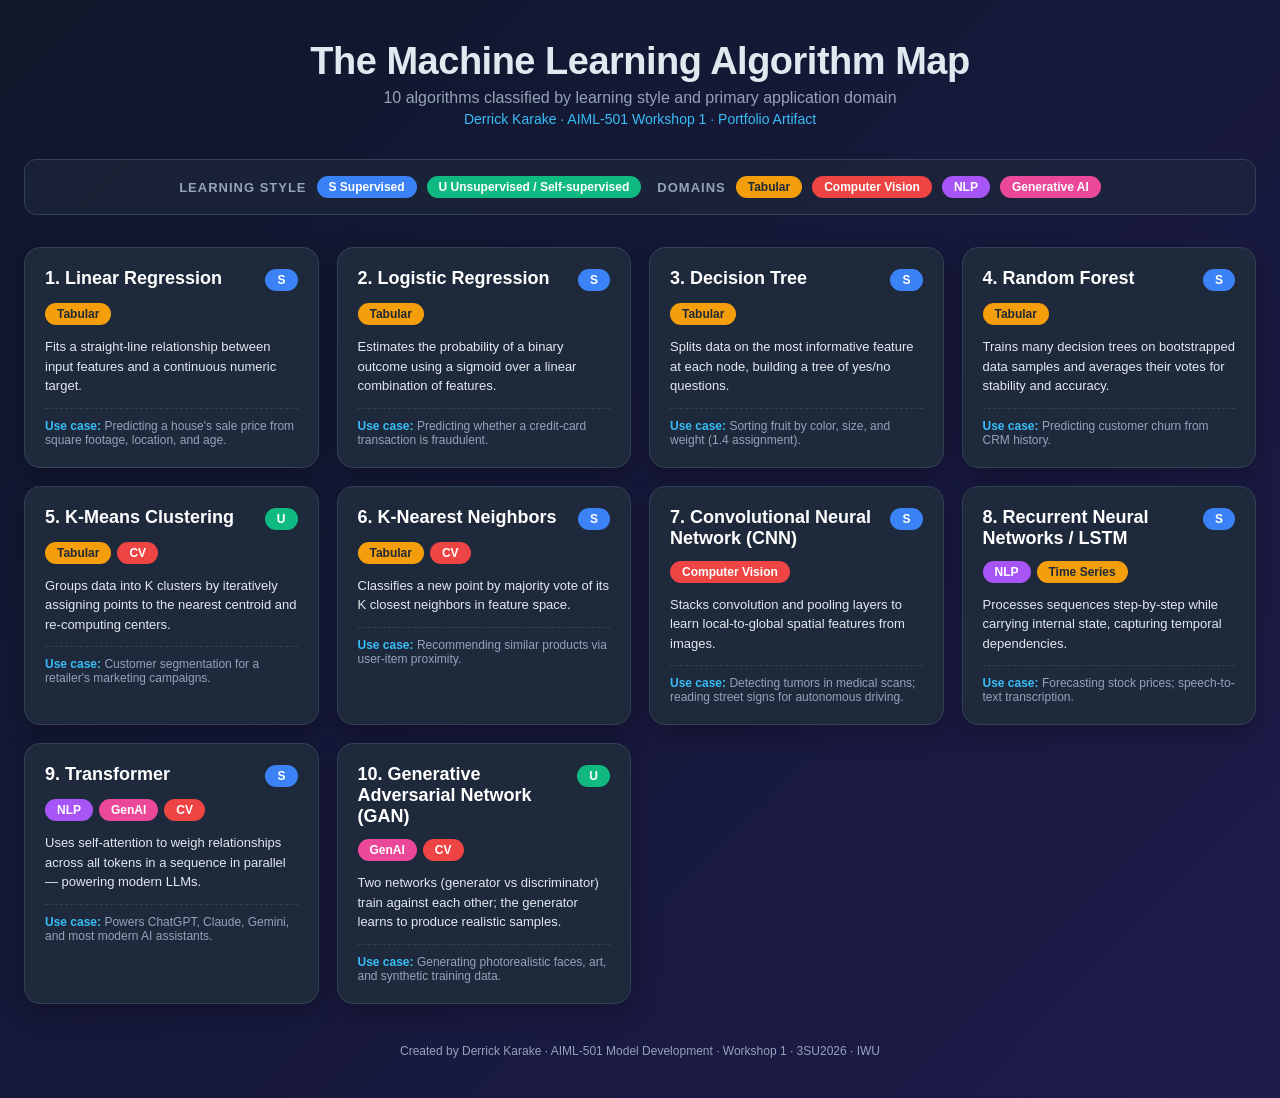
<file: aiml501_algorithm_types.html>
<!doctype html>
<html lang="en">
<head>
<meta charset="utf-8">
<title>ML Algorithm Types — Visual Framework | Derrick Karake</title>
<meta name="viewport" content="width=1280, initial-scale=1">
<style>
  :root {
    --bg: #0f172a;
    --panel: #1e293b;
    --panel-2: #334155;
    --accent: #38bdf8;
    --supervised: #3b82f6;
    --unsupervised: #10b981;
    --tabular: #f59e0b;
    --cv: #ef4444;
    --nlp: #a855f7;
    --genai: #ec4899;
    --text: #e2e8f0;
    --muted: #94a3b8;
  }
  * { box-sizing: border-box; }
  body {
    margin: 0;
    font-family: -apple-system, BlinkMacSystemFont, "Segoe UI", "Inter", sans-serif;
    background: linear-gradient(135deg, #0f172a 0%, #1e1b4b 100%);
    color: var(--text);
    padding: 40px 24px;
  }
  .page {
    max-width: 1280px;
    margin: 0 auto;
  }
  header {
    text-align: center;
    margin-bottom: 32px;
  }
  header h1 {
    margin: 0;
    font-size: 38px;
    font-weight: 800;
    letter-spacing: -0.5px;
  }
  header .subtitle {
    color: var(--muted);
    margin-top: 6px;
    font-size: 16px;
  }
  header .author {
    color: var(--accent);
    margin-top: 4px;
    font-size: 14px;
  }
  .legend {
    display: flex;
    flex-wrap: wrap;
    gap: 16px;
    justify-content: center;
    margin: 24px 0 32px;
    padding: 16px;
    background: rgba(30, 41, 59, 0.6);
    border-radius: 12px;
    border: 1px solid var(--panel-2);
  }
  .legend-section {
    display: flex;
    align-items: center;
    gap: 10px;
  }
  .legend-section h4 {
    margin: 0;
    font-size: 13px;
    color: var(--muted);
    text-transform: uppercase;
    letter-spacing: 1px;
  }
  .pill {
    display: inline-block;
    padding: 4px 12px;
    border-radius: 999px;
    font-size: 12px;
    font-weight: 600;
    color: white;
  }
  .pill.s { background: var(--supervised); }
  .pill.u { background: var(--unsupervised); }
  .pill.tabular { background: var(--tabular); color: #1f2937; }
  .pill.cv { background: var(--cv); }
  .pill.nlp { background: var(--nlp); }
  .pill.genai { background: var(--genai); }
  .grid {
    display: grid;
    grid-template-columns: repeat(auto-fit, minmax(290px, 1fr));
    gap: 18px;
  }
  .card {
    background: var(--panel);
    border: 1px solid var(--panel-2);
    border-radius: 16px;
    padding: 20px;
    box-shadow: 0 8px 24px rgba(0,0,0,0.25);
    display: flex;
    flex-direction: column;
    gap: 12px;
    transition: transform 0.15s ease;
  }
  .card:hover { transform: translateY(-3px); }
  .card .title-row {
    display: flex;
    justify-content: space-between;
    align-items: baseline;
    gap: 12px;
  }
  .card h3 {
    margin: 0;
    font-size: 18px;
    color: white;
  }
  .card .badges {
    display: flex;
    flex-wrap: wrap;
    gap: 6px;
  }
  .card .desc {
    font-size: 13px;
    line-height: 1.5;
    color: var(--text);
  }
  .card .example {
    font-size: 12px;
    color: var(--muted);
    border-top: 1px dashed var(--panel-2);
    padding-top: 10px;
  }
  .card .example strong { color: var(--accent); }
  footer {
    margin-top: 40px;
    text-align: center;
    color: var(--muted);
    font-size: 12px;
  }
</style>
</head>
<body>
<div class="page">
  <header>
    <h1>The Machine Learning Algorithm Map</h1>
    <div class="subtitle">10 algorithms classified by learning style and primary application domain</div>
    <div class="author">Derrick Karake · AIML-501 Workshop 1 · Portfolio Artifact</div>
  </header>

  <div class="legend">
    <div class="legend-section">
      <h4>Learning Style</h4>
      <span class="pill s">S Supervised</span>
      <span class="pill u">U Unsupervised / Self-supervised</span>
    </div>
    <div class="legend-section">
      <h4>Domains</h4>
      <span class="pill tabular">Tabular</span>
      <span class="pill cv">Computer Vision</span>
      <span class="pill nlp">NLP</span>
      <span class="pill genai">Generative AI</span>
    </div>
  </div>

  <div class="grid">

    <div class="card">
      <div class="title-row"><h3>1. Linear Regression</h3><span class="pill s">S</span></div>
      <div class="badges"><span class="pill tabular">Tabular</span></div>
      <div class="desc">Fits a straight-line relationship between input features and a continuous numeric target.</div>
      <div class="example"><strong>Use case:</strong> Predicting a house's sale price from square footage, location, and age.</div>
    </div>

    <div class="card">
      <div class="title-row"><h3>2. Logistic Regression</h3><span class="pill s">S</span></div>
      <div class="badges"><span class="pill tabular">Tabular</span></div>
      <div class="desc">Estimates the probability of a binary outcome using a sigmoid over a linear combination of features.</div>
      <div class="example"><strong>Use case:</strong> Predicting whether a credit-card transaction is fraudulent.</div>
    </div>

    <div class="card">
      <div class="title-row"><h3>3. Decision Tree</h3><span class="pill s">S</span></div>
      <div class="badges"><span class="pill tabular">Tabular</span></div>
      <div class="desc">Splits data on the most informative feature at each node, building a tree of yes/no questions.</div>
      <div class="example"><strong>Use case:</strong> Sorting fruit by color, size, and weight (1.4 assignment).</div>
    </div>

    <div class="card">
      <div class="title-row"><h3>4. Random Forest</h3><span class="pill s">S</span></div>
      <div class="badges"><span class="pill tabular">Tabular</span></div>
      <div class="desc">Trains many decision trees on bootstrapped data samples and averages their votes for stability and accuracy.</div>
      <div class="example"><strong>Use case:</strong> Predicting customer churn from CRM history.</div>
    </div>

    <div class="card">
      <div class="title-row"><h3>5. K-Means Clustering</h3><span class="pill u">U</span></div>
      <div class="badges"><span class="pill tabular">Tabular</span><span class="pill cv">CV</span></div>
      <div class="desc">Groups data into K clusters by iteratively assigning points to the nearest centroid and re-computing centers.</div>
      <div class="example"><strong>Use case:</strong> Customer segmentation for a retailer's marketing campaigns.</div>
    </div>

    <div class="card">
      <div class="title-row"><h3>6. K-Nearest Neighbors</h3><span class="pill s">S</span></div>
      <div class="badges"><span class="pill tabular">Tabular</span><span class="pill cv">CV</span></div>
      <div class="desc">Classifies a new point by majority vote of its K closest neighbors in feature space.</div>
      <div class="example"><strong>Use case:</strong> Recommending similar products via user-item proximity.</div>
    </div>

    <div class="card">
      <div class="title-row"><h3>7. Convolutional Neural Network (CNN)</h3><span class="pill s">S</span></div>
      <div class="badges"><span class="pill cv">Computer Vision</span></div>
      <div class="desc">Stacks convolution and pooling layers to learn local-to-global spatial features from images.</div>
      <div class="example"><strong>Use case:</strong> Detecting tumors in medical scans; reading street signs for autonomous driving.</div>
    </div>

    <div class="card">
      <div class="title-row"><h3>8. Recurrent Neural Networks / LSTM</h3><span class="pill s">S</span></div>
      <div class="badges"><span class="pill nlp">NLP</span><span class="pill tabular">Time Series</span></div>
      <div class="desc">Processes sequences step-by-step while carrying internal state, capturing temporal dependencies.</div>
      <div class="example"><strong>Use case:</strong> Forecasting stock prices; speech-to-text transcription.</div>
    </div>

    <div class="card">
      <div class="title-row"><h3>9. Transformer</h3><span class="pill s">S</span></div>
      <div class="badges"><span class="pill nlp">NLP</span><span class="pill genai">GenAI</span><span class="pill cv">CV</span></div>
      <div class="desc">Uses self-attention to weigh relationships across all tokens in a sequence in parallel — powering modern LLMs.</div>
      <div class="example"><strong>Use case:</strong> Powers ChatGPT, Claude, Gemini, and most modern AI assistants.</div>
    </div>

    <div class="card">
      <div class="title-row"><h3>10. Generative Adversarial Network (GAN)</h3><span class="pill u">U</span></div>
      <div class="badges"><span class="pill genai">GenAI</span><span class="pill cv">CV</span></div>
      <div class="desc">Two networks (generator vs discriminator) train against each other; the generator learns to produce realistic samples.</div>
      <div class="example"><strong>Use case:</strong> Generating photorealistic faces, art, and synthetic training data.</div>
    </div>

  </div>

  <footer>
    Created by Derrick Karake · AIML-501 Model Development · Workshop 1 · 3SU2026 · IWU
  </footer>
</div>
</body>
</html>
</file>
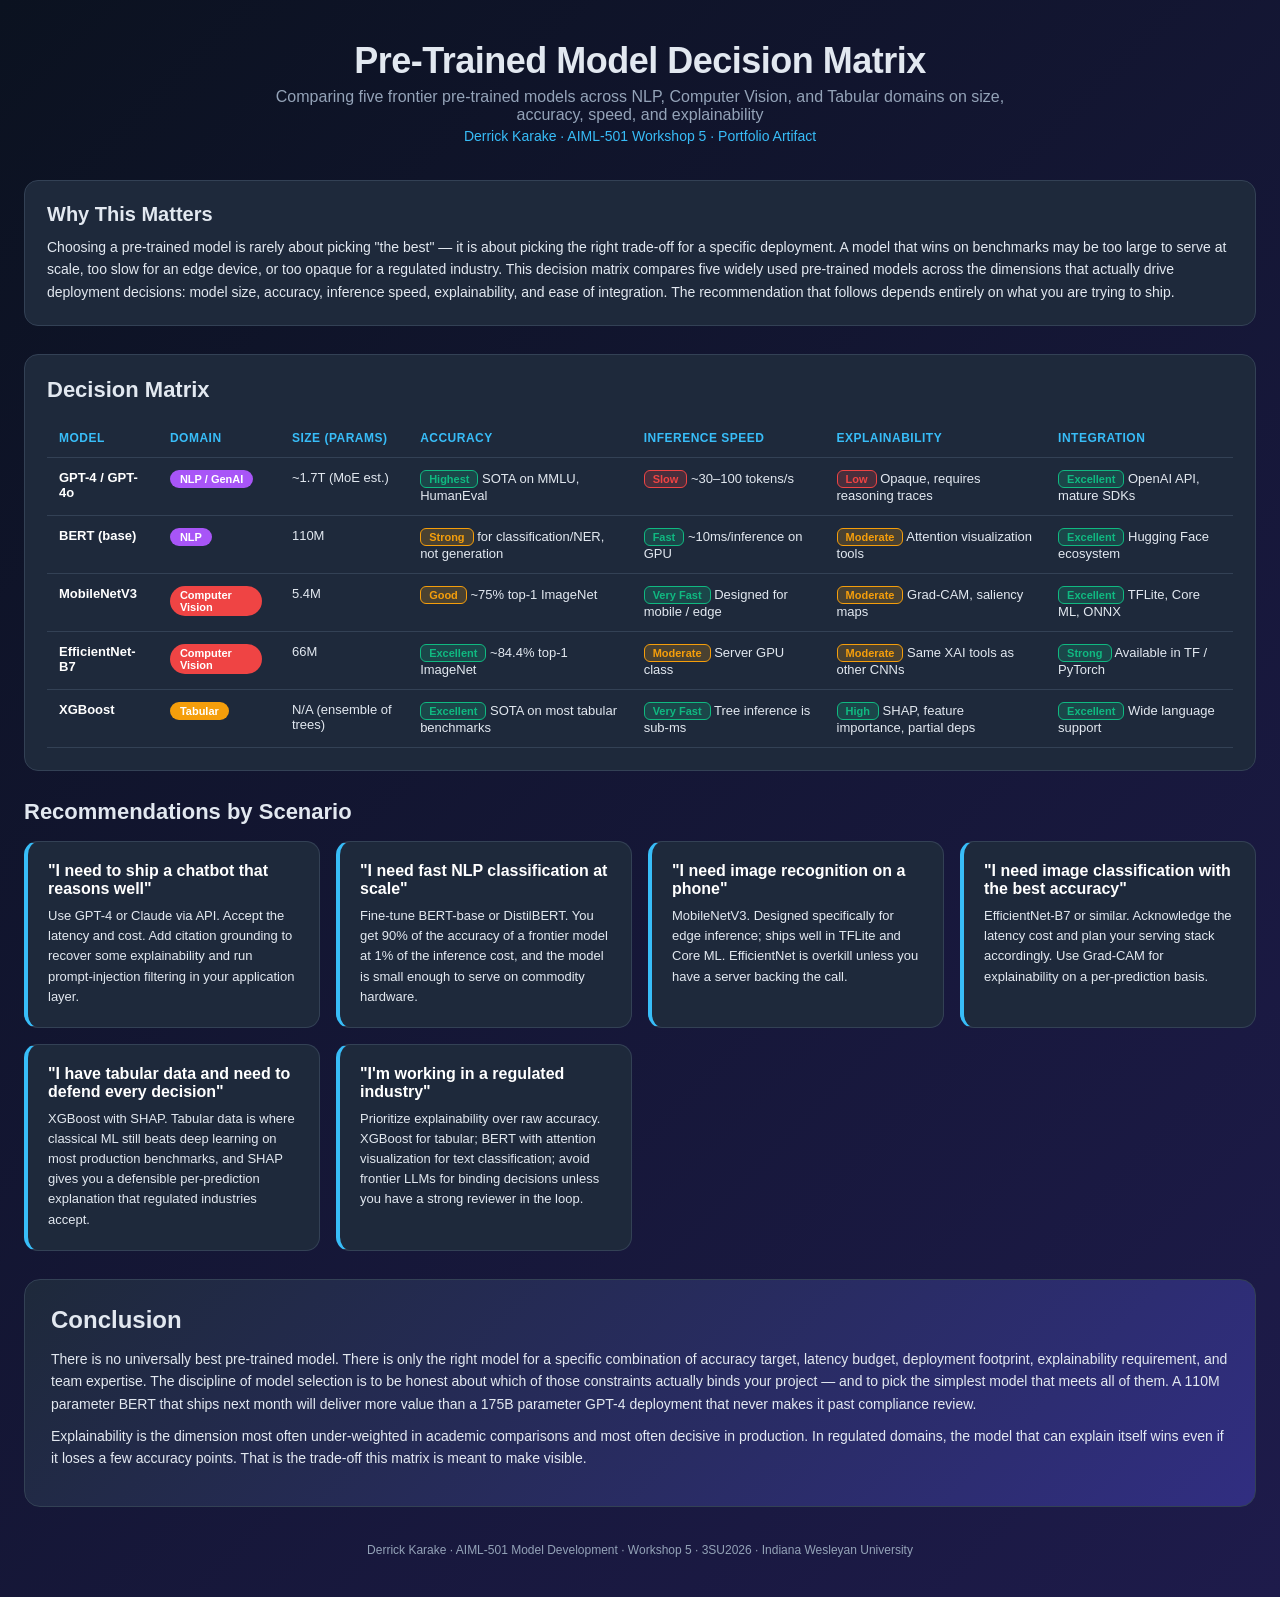
<file: aiml501_decision_matrix.html>
<!doctype html>
<html lang="en">
<head>
<meta charset="utf-8">
<title>Pre-Trained Model Decision Matrix | AIML-501 Workshop 5 | Derrick Karake</title>
<meta name="viewport" content="width=1280, initial-scale=1">
<style>
  :root {
    --bg: #0b1220;
    --bg2: #1e1b4b;
    --panel: #1e293b;
    --panel-2: #334155;
    --accent: #38bdf8;
    --text: #e2e8f0;
    --muted: #94a3b8;
    --nlp: #a855f7;
    --vision: #ef4444;
    --tabular: #f59e0b;
    --good: #10b981;
    --warn: #f59e0b;
    --bad: #ef4444;
  }
  * { box-sizing: border-box; }
  body {
    margin: 0;
    font-family: -apple-system, BlinkMacSystemFont, "Segoe UI", "Inter", sans-serif;
    background: linear-gradient(135deg, var(--bg) 0%, var(--bg2) 100%);
    color: var(--text);
    padding: 40px 24px;
  }
  .page { max-width: 1280px; margin: 0 auto; }
  header { text-align: center; margin-bottom: 36px; }
  header h1 { margin: 0; font-size: 36px; font-weight: 800; letter-spacing: -0.5px; }
  header .subtitle { color: var(--muted); margin-top: 6px; font-size: 16px; max-width: 800px; margin: 6px auto 0; }
  header .author { color: var(--accent); margin-top: 4px; font-size: 14px; }
  .intro {
    background: var(--panel);
    border: 1px solid var(--panel-2);
    border-radius: 14px;
    padding: 22px;
    margin-bottom: 28px;
  }
  .intro h2 { margin: 0 0 10px 0; font-size: 20px; }
  .intro p { margin: 0; font-size: 14px; line-height: 1.6; }

  .matrix {
    background: var(--panel);
    border: 1px solid var(--panel-2);
    border-radius: 14px;
    padding: 22px;
    margin-bottom: 28px;
    overflow-x: auto;
  }
  .matrix h2 { margin: 0 0 16px 0; font-size: 22px; }
  table { width: 100%; border-collapse: collapse; font-size: 13px; min-width: 900px; }
  th, td { padding: 12px; text-align: left; border-bottom: 1px solid var(--panel-2); vertical-align: top; }
  th { color: var(--accent); font-weight: 600; font-size: 12px; letter-spacing: 0.5px; text-transform: uppercase; }
  td.model { font-weight: 700; color: white; }
  .badge { display: inline-block; padding: 3px 10px; border-radius: 999px; font-size: 11px; font-weight: 600; color: white; margin-right: 6px; }
  .nlp { background: var(--nlp); }
  .vision { background: var(--vision); }
  .tabular { background: var(--tabular); }
  .score { display: inline-block; padding: 2px 8px; border-radius: 6px; font-size: 11px; font-weight: 700; }
  .score.good { background: rgba(16,185,129,0.2); color: var(--good); border: 1px solid var(--good); }
  .score.warn { background: rgba(245,158,11,0.2); color: var(--warn); border: 1px solid var(--warn); }
  .score.bad { background: rgba(239,68,68,0.2); color: var(--bad); border: 1px solid var(--bad); }

  .recommendations {
    display: grid;
    grid-template-columns: repeat(auto-fit, minmax(290px, 1fr));
    gap: 16px;
    margin-bottom: 28px;
  }
  .rec-card {
    background: var(--panel);
    border: 1px solid var(--panel-2);
    border-radius: 14px;
    padding: 20px;
    border-left: 4px solid var(--accent);
  }
  .rec-card h3 { margin: 0 0 8px 0; font-size: 16px; color: white; }
  .rec-card p { font-size: 13px; line-height: 1.55; margin: 0; }

  .conclusion {
    background: linear-gradient(135deg, #1e293b 0%, #312e81 100%);
    border: 1px solid var(--panel-2);
    border-radius: 16px;
    padding: 26px;
  }
  .conclusion h2 { margin: 0 0 14px 0; }
  .conclusion p { font-size: 14px; line-height: 1.6; margin: 0 0 10px 0; }
  footer { margin-top: 36px; text-align: center; color: var(--muted); font-size: 12px; }
</style>
</head>
<body>
<div class="page">
  <header>
    <h1>Pre-Trained Model Decision Matrix</h1>
    <div class="subtitle">Comparing five frontier pre-trained models across NLP, Computer Vision, and Tabular domains on size, accuracy, speed, and explainability</div>
    <div class="author">Derrick Karake · AIML-501 Workshop 5 · Portfolio Artifact</div>
  </header>

  <div class="intro">
    <h2>Why This Matters</h2>
    <p>Choosing a pre-trained model is rarely about picking "the best" — it is about picking the right trade-off for a specific deployment. A model that wins on benchmarks may be too large to serve at scale, too slow for an edge device, or too opaque for a regulated industry. This decision matrix compares five widely used pre-trained models across the dimensions that actually drive deployment decisions: model size, accuracy, inference speed, explainability, and ease of integration. The recommendation that follows depends entirely on what you are trying to ship.</p>
  </div>

  <div class="matrix">
    <h2>Decision Matrix</h2>
    <table>
      <thead>
        <tr>
          <th>Model</th>
          <th>Domain</th>
          <th>Size (Params)</th>
          <th>Accuracy</th>
          <th>Inference Speed</th>
          <th>Explainability</th>
          <th>Integration</th>
        </tr>
      </thead>
      <tbody>
        <tr>
          <td class="model">GPT-4 / GPT-4o</td>
          <td><span class="badge nlp">NLP / GenAI</span></td>
          <td>~1.7T (MoE est.)</td>
          <td><span class="score good">Highest</span> SOTA on MMLU, HumanEval</td>
          <td><span class="score bad">Slow</span> ~30–100 tokens/s</td>
          <td><span class="score bad">Low</span> Opaque, requires reasoning traces</td>
          <td><span class="score good">Excellent</span> OpenAI API, mature SDKs</td>
        </tr>
        <tr>
          <td class="model">BERT (base)</td>
          <td><span class="badge nlp">NLP</span></td>
          <td>110M</td>
          <td><span class="score warn">Strong</span> for classification/NER, not generation</td>
          <td><span class="score good">Fast</span> ~10ms/inference on GPU</td>
          <td><span class="score warn">Moderate</span> Attention visualization tools</td>
          <td><span class="score good">Excellent</span> Hugging Face ecosystem</td>
        </tr>
        <tr>
          <td class="model">MobileNetV3</td>
          <td><span class="badge vision">Computer Vision</span></td>
          <td>5.4M</td>
          <td><span class="score warn">Good</span> ~75% top-1 ImageNet</td>
          <td><span class="score good">Very Fast</span> Designed for mobile / edge</td>
          <td><span class="score warn">Moderate</span> Grad-CAM, saliency maps</td>
          <td><span class="score good">Excellent</span> TFLite, Core ML, ONNX</td>
        </tr>
        <tr>
          <td class="model">EfficientNet-B7</td>
          <td><span class="badge vision">Computer Vision</span></td>
          <td>66M</td>
          <td><span class="score good">Excellent</span> ~84.4% top-1 ImageNet</td>
          <td><span class="score warn">Moderate</span> Server GPU class</td>
          <td><span class="score warn">Moderate</span> Same XAI tools as other CNNs</td>
          <td><span class="score good">Strong</span> Available in TF / PyTorch</td>
        </tr>
        <tr>
          <td class="model">XGBoost</td>
          <td><span class="badge tabular">Tabular</span></td>
          <td>N/A (ensemble of trees)</td>
          <td><span class="score good">Excellent</span> SOTA on most tabular benchmarks</td>
          <td><span class="score good">Very Fast</span> Tree inference is sub-ms</td>
          <td><span class="score good">High</span> SHAP, feature importance, partial deps</td>
          <td><span class="score good">Excellent</span> Wide language support</td>
        </tr>
      </tbody>
    </table>
  </div>

  <h2 style="margin: 0 0 16px 0; font-size: 22px;">Recommendations by Scenario</h2>
  <div class="recommendations">
    <div class="rec-card">
      <h3>"I need to ship a chatbot that reasons well"</h3>
      <p>Use GPT-4 or Claude via API. Accept the latency and cost. Add citation grounding to recover some explainability and run prompt-injection filtering in your application layer.</p>
    </div>
    <div class="rec-card">
      <h3>"I need fast NLP classification at scale"</h3>
      <p>Fine-tune BERT-base or DistilBERT. You get 90% of the accuracy of a frontier model at 1% of the inference cost, and the model is small enough to serve on commodity hardware.</p>
    </div>
    <div class="rec-card">
      <h3>"I need image recognition on a phone"</h3>
      <p>MobileNetV3. Designed specifically for edge inference; ships well in TFLite and Core ML. EfficientNet is overkill unless you have a server backing the call.</p>
    </div>
    <div class="rec-card">
      <h3>"I need image classification with the best accuracy"</h3>
      <p>EfficientNet-B7 or similar. Acknowledge the latency cost and plan your serving stack accordingly. Use Grad-CAM for explainability on a per-prediction basis.</p>
    </div>
    <div class="rec-card">
      <h3>"I have tabular data and need to defend every decision"</h3>
      <p>XGBoost with SHAP. Tabular data is where classical ML still beats deep learning on most production benchmarks, and SHAP gives you a defensible per-prediction explanation that regulated industries accept.</p>
    </div>
    <div class="rec-card">
      <h3>"I'm working in a regulated industry"</h3>
      <p>Prioritize explainability over raw accuracy. XGBoost for tabular; BERT with attention visualization for text classification; avoid frontier LLMs for binding decisions unless you have a strong reviewer in the loop.</p>
    </div>
  </div>

  <div class="conclusion">
    <h2>Conclusion</h2>
    <p>There is no universally best pre-trained model. There is only the right model for a specific combination of accuracy target, latency budget, deployment footprint, explainability requirement, and team expertise. The discipline of model selection is to be honest about which of those constraints actually binds your project — and to pick the simplest model that meets all of them. A 110M parameter BERT that ships next month will deliver more value than a 175B parameter GPT-4 deployment that never makes it past compliance review.</p>
    <p>Explainability is the dimension most often under-weighted in academic comparisons and most often decisive in production. In regulated domains, the model that can explain itself wins even if it loses a few accuracy points. That is the trade-off this matrix is meant to make visible.</p>
  </div>

  <footer>
    Derrick Karake · AIML-501 Model Development · Workshop 5 · 3SU2026 · Indiana Wesleyan University
  </footer>
</div>
</body>
</html>
</file>
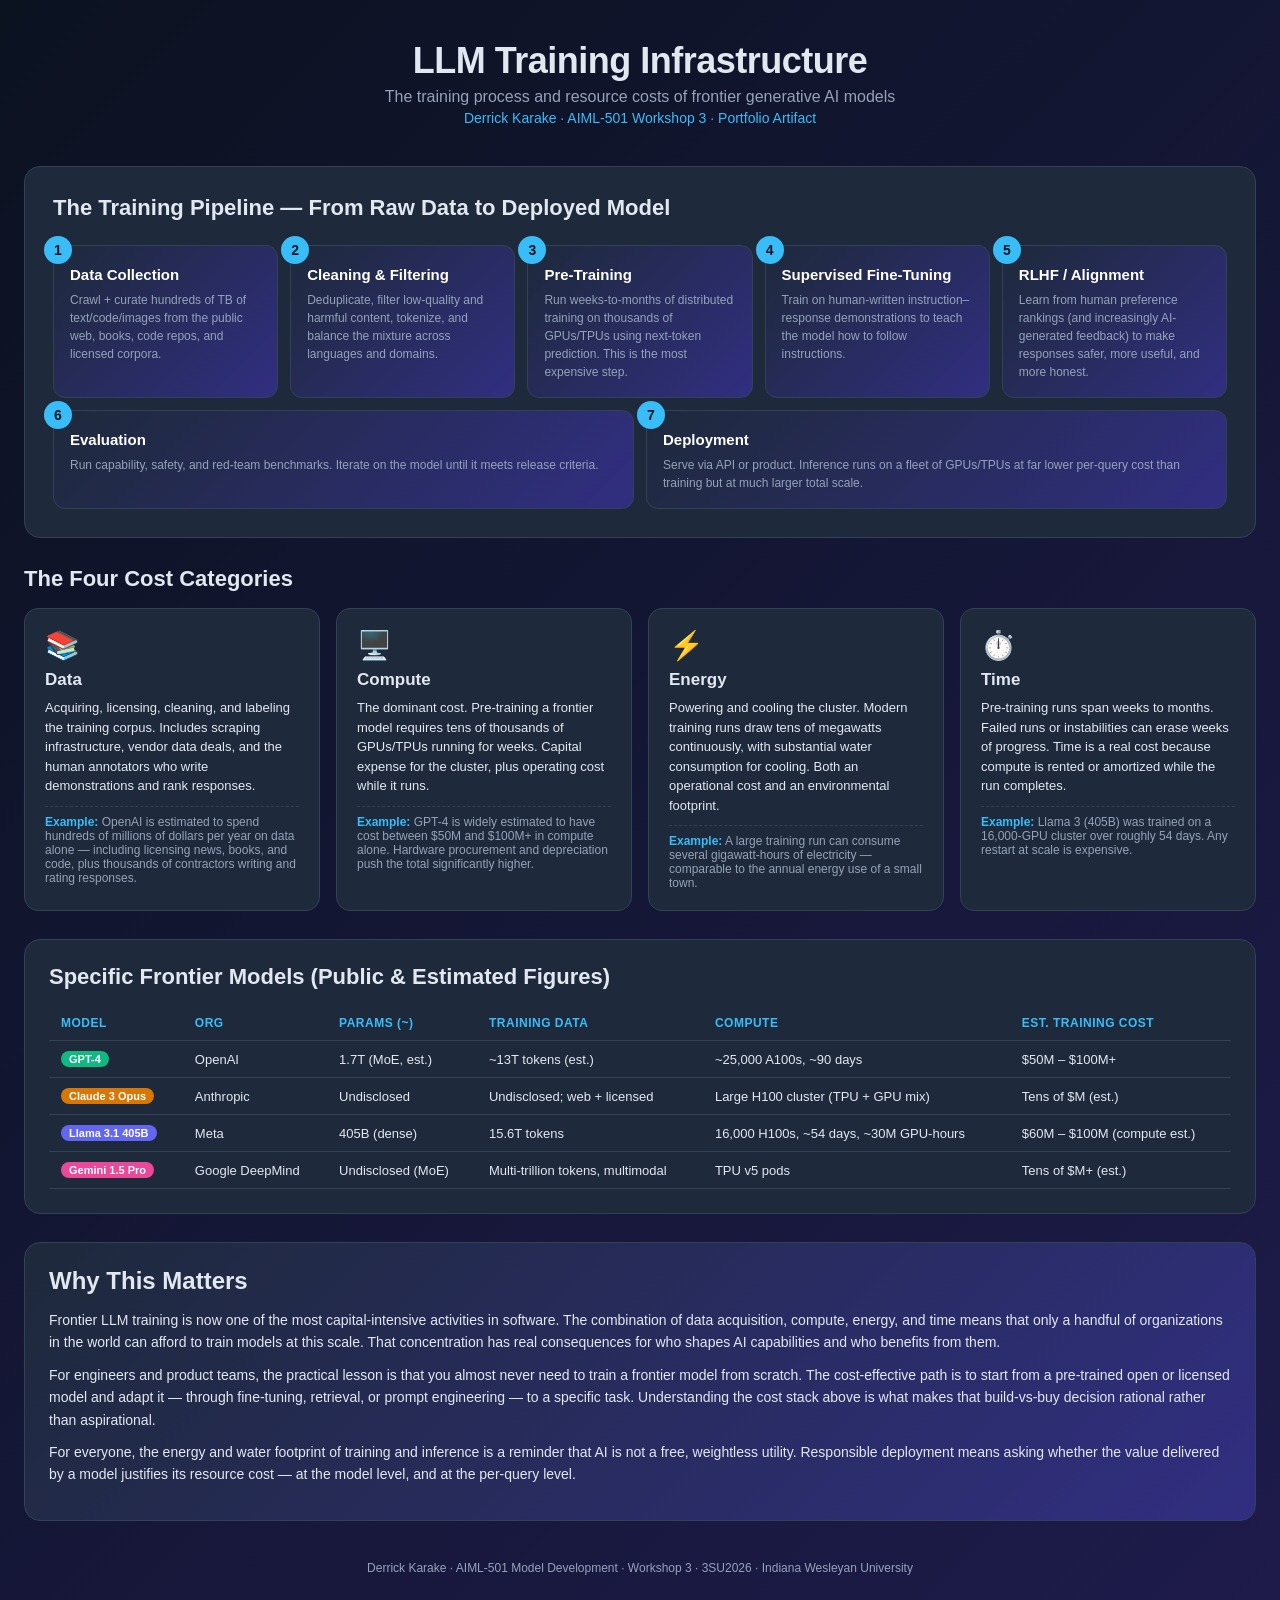
<file: aiml501_llm_training.html>
<!doctype html>
<html lang="en">
<head>
<meta charset="utf-8">
<title>LLM Training Infrastructure: Process &amp; Costs | AIML-501 Workshop 3 | Derrick Karake</title>
<meta name="viewport" content="width=1280, initial-scale=1">
<style>
  :root {
    --bg: #0b1220;
    --bg2: #1e1b4b;
    --panel: #1e293b;
    --panel-2: #334155;
    --accent: #38bdf8;
    --text: #e2e8f0;
    --muted: #94a3b8;
    --gpt: #10b981;
    --claude: #d97706;
    --llama: #6366f1;
    --gemini: #ec4899;
  }
  * { box-sizing: border-box; }
  body {
    margin: 0;
    font-family: -apple-system, BlinkMacSystemFont, "Segoe UI", "Inter", sans-serif;
    background: linear-gradient(135deg, var(--bg) 0%, var(--bg2) 100%);
    color: var(--text);
    padding: 40px 24px;
  }
  .page { max-width: 1280px; margin: 0 auto; }
  header { text-align: center; margin-bottom: 40px; }
  header h1 { margin: 0; font-size: 36px; font-weight: 800; letter-spacing: -0.5px; }
  header .subtitle { color: var(--muted); margin-top: 6px; font-size: 16px; }
  header .author { color: var(--accent); margin-top: 4px; font-size: 14px; }

  .pipeline {
    background: var(--panel);
    border: 1px solid var(--panel-2);
    border-radius: 16px;
    padding: 28px;
    margin-bottom: 28px;
  }
  .pipeline h2 { margin: 0 0 24px 0; font-size: 22px; }
  .steps { display: flex; flex-wrap: wrap; gap: 12px; }
  .step {
    flex: 1 1 200px;
    background: linear-gradient(135deg, #1e293b 0%, #312e81 100%);
    border: 1px solid var(--panel-2);
    border-radius: 12px;
    padding: 16px;
    position: relative;
  }
  .step .step-num {
    position: absolute; top: -10px; left: -10px;
    width: 28px; height: 28px;
    background: var(--accent); color: #0b1220;
    border-radius: 50%; font-weight: 700;
    text-align: center; line-height: 28px; font-size: 14px;
  }
  .step h3 { margin: 4px 0 8px 0; font-size: 15px; color: white; }
  .step p { margin: 0; font-size: 12px; color: var(--muted); line-height: 1.5; }

  .resources {
    display: grid;
    grid-template-columns: repeat(auto-fit, minmax(280px, 1fr));
    gap: 16px;
    margin-bottom: 28px;
  }
  .resource {
    background: var(--panel);
    border: 1px solid var(--panel-2);
    border-radius: 14px;
    padding: 20px;
  }
  .resource .icon {
    font-size: 28px; margin-bottom: 8px; display: block;
  }
  .resource h3 { margin: 0 0 8px 0; font-size: 17px; }
  .resource .detail { font-size: 13px; line-height: 1.5; color: var(--text); margin-bottom: 10px; }
  .resource .example { font-size: 12px; color: var(--muted); border-top: 1px dashed var(--panel-2); padding-top: 8px; }
  .resource .example strong { color: var(--accent); }

  .models {
    background: var(--panel);
    border: 1px solid var(--panel-2);
    border-radius: 16px;
    padding: 24px;
    margin-bottom: 28px;
    overflow-x: auto;
  }
  .models h2 { margin: 0 0 16px 0; font-size: 22px; }
  table { width: 100%; border-collapse: collapse; font-size: 13px; min-width: 700px; }
  th, td { padding: 10px 12px; text-align: left; border-bottom: 1px solid var(--panel-2); }
  th { color: var(--accent); font-weight: 600; font-size: 12px; letter-spacing: 0.5px; text-transform: uppercase; }
  td.model { font-weight: 600; }
  .badge { display: inline-block; padding: 2px 8px; border-radius: 999px; font-size: 11px; font-weight: 600; color: white; }
  .gpt { background: var(--gpt); }
  .claude { background: var(--claude); }
  .llama { background: var(--llama); }
  .gemini { background: var(--gemini); }

  .takeaways {
    background: linear-gradient(135deg, #1e293b 0%, #312e81 100%);
    border: 1px solid var(--panel-2);
    border-radius: 16px;
    padding: 24px;
  }
  .takeaways h2 { margin: 0 0 14px 0; }
  .takeaways p { font-size: 14px; line-height: 1.6; margin: 0 0 10px 0; }
  footer { margin-top: 40px; text-align: center; color: var(--muted); font-size: 12px; }
</style>
</head>
<body>
<div class="page">
  <header>
    <h1>LLM Training Infrastructure</h1>
    <div class="subtitle">The training process and resource costs of frontier generative AI models</div>
    <div class="author">Derrick Karake · AIML-501 Workshop 3 · Portfolio Artifact</div>
  </header>

  <div class="pipeline">
    <h2>The Training Pipeline — From Raw Data to Deployed Model</h2>
    <div class="steps">
      <div class="step">
        <div class="step-num">1</div>
        <h3>Data Collection</h3>
        <p>Crawl + curate hundreds of TB of text/code/images from the public web, books, code repos, and licensed corpora.</p>
      </div>
      <div class="step">
        <div class="step-num">2</div>
        <h3>Cleaning &amp; Filtering</h3>
        <p>Deduplicate, filter low-quality and harmful content, tokenize, and balance the mixture across languages and domains.</p>
      </div>
      <div class="step">
        <div class="step-num">3</div>
        <h3>Pre-Training</h3>
        <p>Run weeks-to-months of distributed training on thousands of GPUs/TPUs using next-token prediction. This is the most expensive step.</p>
      </div>
      <div class="step">
        <div class="step-num">4</div>
        <h3>Supervised Fine-Tuning</h3>
        <p>Train on human-written instruction–response demonstrations to teach the model how to follow instructions.</p>
      </div>
      <div class="step">
        <div class="step-num">5</div>
        <h3>RLHF / Alignment</h3>
        <p>Learn from human preference rankings (and increasingly AI-generated feedback) to make responses safer, more useful, and more honest.</p>
      </div>
      <div class="step">
        <div class="step-num">6</div>
        <h3>Evaluation</h3>
        <p>Run capability, safety, and red-team benchmarks. Iterate on the model until it meets release criteria.</p>
      </div>
      <div class="step">
        <div class="step-num">7</div>
        <h3>Deployment</h3>
        <p>Serve via API or product. Inference runs on a fleet of GPUs/TPUs at far lower per-query cost than training but at much larger total scale.</p>
      </div>
    </div>
  </div>

  <h2 style="margin: 0 0 16px 0; font-size: 22px;">The Four Cost Categories</h2>
  <div class="resources">
    <div class="resource">
      <span class="icon">📚</span>
      <h3>Data</h3>
      <div class="detail">Acquiring, licensing, cleaning, and labeling the training corpus. Includes scraping infrastructure, vendor data deals, and the human annotators who write demonstrations and rank responses.</div>
      <div class="example"><strong>Example:</strong> OpenAI is estimated to spend hundreds of millions of dollars per year on data alone — including licensing news, books, and code, plus thousands of contractors writing and rating responses.</div>
    </div>
    <div class="resource">
      <span class="icon">🖥️</span>
      <h3>Compute</h3>
      <div class="detail">The dominant cost. Pre-training a frontier model requires tens of thousands of GPUs/TPUs running for weeks. Capital expense for the cluster, plus operating cost while it runs.</div>
      <div class="example"><strong>Example:</strong> GPT-4 is widely estimated to have cost between $50M and $100M+ in compute alone. Hardware procurement and depreciation push the total significantly higher.</div>
    </div>
    <div class="resource">
      <span class="icon">⚡</span>
      <h3>Energy</h3>
      <div class="detail">Powering and cooling the cluster. Modern training runs draw tens of megawatts continuously, with substantial water consumption for cooling. Both an operational cost and an environmental footprint.</div>
      <div class="example"><strong>Example:</strong> A large training run can consume several gigawatt-hours of electricity — comparable to the annual energy use of a small town.</div>
    </div>
    <div class="resource">
      <span class="icon">⏱️</span>
      <h3>Time</h3>
      <div class="detail">Pre-training runs span weeks to months. Failed runs or instabilities can erase weeks of progress. Time is a real cost because compute is rented or amortized while the run completes.</div>
      <div class="example"><strong>Example:</strong> Llama 3 (405B) was trained on a 16,000-GPU cluster over roughly 54 days. Any restart at scale is expensive.</div>
    </div>
  </div>

  <div class="models">
    <h2>Specific Frontier Models (Public &amp; Estimated Figures)</h2>
    <table>
      <thead>
        <tr>
          <th>Model</th>
          <th>Org</th>
          <th>Params (~)</th>
          <th>Training Data</th>
          <th>Compute</th>
          <th>Est. Training Cost</th>
        </tr>
      </thead>
      <tbody>
        <tr>
          <td class="model"><span class="badge gpt">GPT-4</span></td>
          <td>OpenAI</td>
          <td>1.7T (MoE, est.)</td>
          <td>~13T tokens (est.)</td>
          <td>~25,000 A100s, ~90 days</td>
          <td>$50M – $100M+</td>
        </tr>
        <tr>
          <td class="model"><span class="badge claude">Claude 3 Opus</span></td>
          <td>Anthropic</td>
          <td>Undisclosed</td>
          <td>Undisclosed; web + licensed</td>
          <td>Large H100 cluster (TPU + GPU mix)</td>
          <td>Tens of $M (est.)</td>
        </tr>
        <tr>
          <td class="model"><span class="badge llama">Llama 3.1 405B</span></td>
          <td>Meta</td>
          <td>405B (dense)</td>
          <td>15.6T tokens</td>
          <td>16,000 H100s, ~54 days, ~30M GPU-hours</td>
          <td>$60M – $100M (compute est.)</td>
        </tr>
        <tr>
          <td class="model"><span class="badge gemini">Gemini 1.5 Pro</span></td>
          <td>Google DeepMind</td>
          <td>Undisclosed (MoE)</td>
          <td>Multi-trillion tokens, multimodal</td>
          <td>TPU v5 pods</td>
          <td>Tens of $M+ (est.)</td>
        </tr>
      </tbody>
    </table>
  </div>

  <div class="takeaways">
    <h2>Why This Matters</h2>
    <p>Frontier LLM training is now one of the most capital-intensive activities in software. The combination of data acquisition, compute, energy, and time means that only a handful of organizations in the world can afford to train models at this scale. That concentration has real consequences for who shapes AI capabilities and who benefits from them.</p>
    <p>For engineers and product teams, the practical lesson is that you almost never need to train a frontier model from scratch. The cost-effective path is to start from a pre-trained open or licensed model and adapt it — through fine-tuning, retrieval, or prompt engineering — to a specific task. Understanding the cost stack above is what makes that build-vs-buy decision rational rather than aspirational.</p>
    <p>For everyone, the energy and water footprint of training and inference is a reminder that AI is not a free, weightless utility. Responsible deployment means asking whether the value delivered by a model justifies its resource cost — at the model level, and at the per-query level.</p>
  </div>

  <footer>
    Derrick Karake · AIML-501 Model Development · Workshop 3 · 3SU2026 · Indiana Wesleyan University
  </footer>
</div>
</body>
</html>
</file>
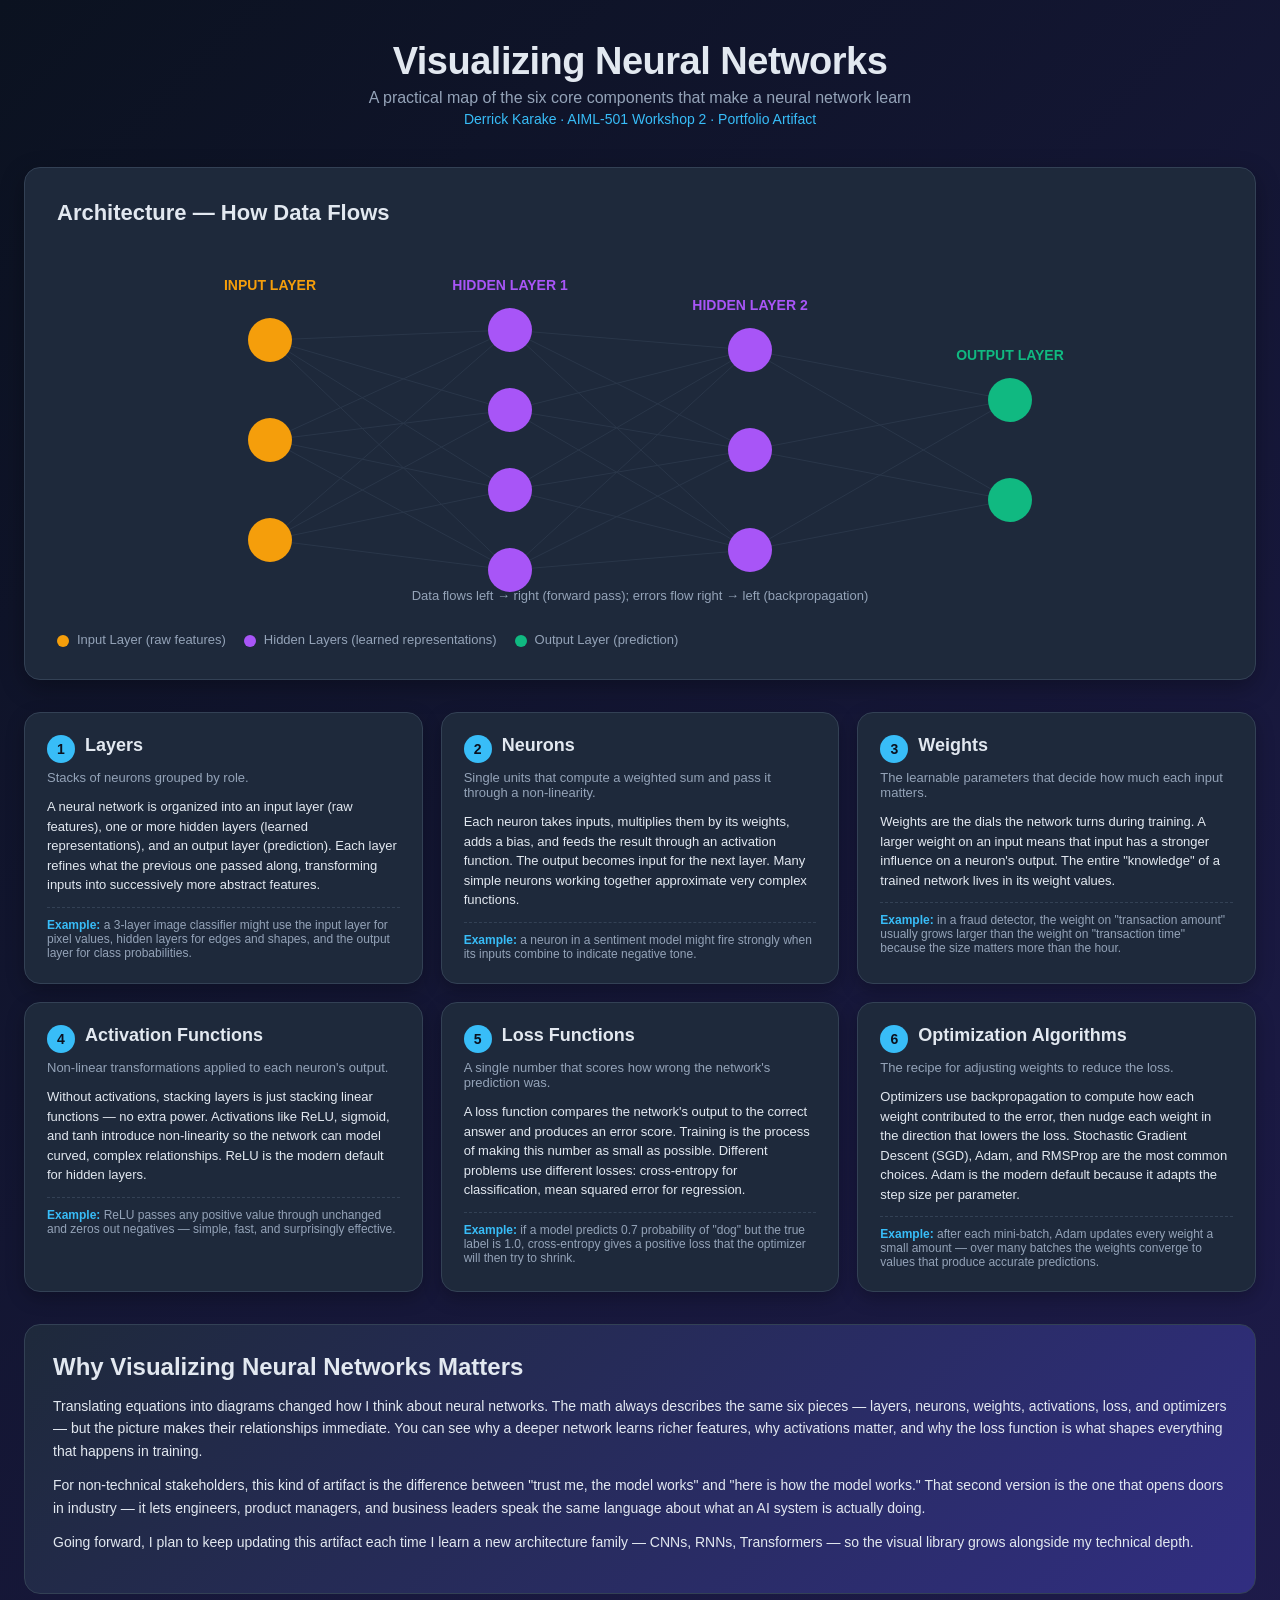
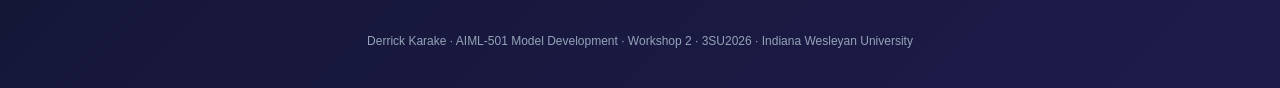
<file: aiml501_neural_networks.html>
<!doctype html>
<html lang="en">
<head>
<meta charset="utf-8">
<title>Visualizing Neural Networks | AIML-501 Workshop 2 | Derrick Karake</title>
<meta name="viewport" content="width=1280, initial-scale=1">
<style>
  :root {
    --bg: #0b1220;
    --bg2: #1e1b4b;
    --panel: #1e293b;
    --panel-2: #334155;
    --accent: #38bdf8;
    --text: #e2e8f0;
    --muted: #94a3b8;
    --layer-input: #f59e0b;
    --layer-hidden: #a855f7;
    --layer-output: #10b981;
  }
  * { box-sizing: border-box; }
  body {
    margin: 0;
    font-family: -apple-system, BlinkMacSystemFont, "Segoe UI", "Inter", sans-serif;
    background: linear-gradient(135deg, var(--bg) 0%, var(--bg2) 100%);
    color: var(--text);
    padding: 40px 24px;
  }
  .page { max-width: 1280px; margin: 0 auto; }
  header { text-align: center; margin-bottom: 40px; }
  header h1 { margin: 0; font-size: 38px; font-weight: 800; letter-spacing: -0.5px; }
  header .subtitle { color: var(--muted); margin-top: 6px; font-size: 16px; }
  header .author { color: var(--accent); margin-top: 4px; font-size: 14px; }
  .diagram {
    background: var(--panel);
    border: 1px solid var(--panel-2);
    border-radius: 16px;
    padding: 32px;
    margin-bottom: 32px;
    box-shadow: 0 8px 24px rgba(0,0,0,0.3);
  }
  .diagram h2 { margin: 0 0 24px 0; font-size: 22px; }
  svg.network { width: 100%; height: 360px; }
  .legend {
    display: flex; gap: 18px; flex-wrap: wrap; margin-top: 18px;
    font-size: 13px; color: var(--muted);
  }
  .legend-dot {
    display: inline-block; width: 12px; height: 12px; border-radius: 50%;
    margin-right: 8px; vertical-align: middle;
  }
  .grid {
    display: grid;
    grid-template-columns: repeat(auto-fit, minmax(330px, 1fr));
    gap: 18px;
  }
  .card {
    background: var(--panel);
    border: 1px solid var(--panel-2);
    border-radius: 16px;
    padding: 22px;
    box-shadow: 0 6px 18px rgba(0,0,0,0.25);
    transition: transform 0.15s ease;
  }
  .card:hover { transform: translateY(-3px); }
  .card .num {
    display: inline-block; width: 28px; height: 28px;
    background: var(--accent); color: #0b1220; border-radius: 50%;
    font-weight: 700; text-align: center; line-height: 28px;
    margin-right: 10px; font-size: 14px;
  }
  .card h3 { margin: 0 0 8px 0; font-size: 18px; display: inline-block; vertical-align: middle; }
  .card .what { font-size: 13px; color: var(--muted); margin: 6px 0 12px 0; }
  .card .why { font-size: 13px; line-height: 1.5; }
  .card .ex {
    margin-top: 12px; padding-top: 10px;
    border-top: 1px dashed var(--panel-2);
    font-size: 12px; color: var(--muted);
  }
  .card .ex strong { color: var(--accent); }
  .summary {
    background: linear-gradient(135deg, #1e293b 0%, #312e81 100%);
    border: 1px solid var(--panel-2);
    border-radius: 16px;
    padding: 28px;
    margin-top: 32px;
  }
  .summary h2 { margin: 0 0 14px 0; }
  .summary p { font-size: 14px; line-height: 1.6; margin: 0 0 12px 0; }
  footer { margin-top: 40px; text-align: center; color: var(--muted); font-size: 12px; }
</style>
</head>
<body>
<div class="page">
  <header>
    <h1>Visualizing Neural Networks</h1>
    <div class="subtitle">A practical map of the six core components that make a neural network learn</div>
    <div class="author">Derrick Karake · AIML-501 Workshop 2 · Portfolio Artifact</div>
  </header>

  <div class="diagram">
    <h2>Architecture — How Data Flows</h2>
    <svg class="network" viewBox="0 0 1100 360">
      <!-- Connections (drawn first so circles sit on top) -->
      <g stroke="#334155" stroke-width="1" opacity="0.55">
        <!-- Input → Hidden 1 -->
        <line x1="180" y1="90" x2="420" y2="80" /><line x1="180" y1="90" x2="420" y2="160" /><line x1="180" y1="90" x2="420" y2="240" /><line x1="180" y1="90" x2="420" y2="320" />
        <line x1="180" y1="190" x2="420" y2="80" /><line x1="180" y1="190" x2="420" y2="160" /><line x1="180" y1="190" x2="420" y2="240" /><line x1="180" y1="190" x2="420" y2="320" />
        <line x1="180" y1="290" x2="420" y2="80" /><line x1="180" y1="290" x2="420" y2="160" /><line x1="180" y1="290" x2="420" y2="240" /><line x1="180" y1="290" x2="420" y2="320" />
        <!-- Hidden 1 → Hidden 2 -->
        <line x1="420" y1="80" x2="660" y2="100" /><line x1="420" y1="80" x2="660" y2="200" /><line x1="420" y1="80" x2="660" y2="300" />
        <line x1="420" y1="160" x2="660" y2="100" /><line x1="420" y1="160" x2="660" y2="200" /><line x1="420" y1="160" x2="660" y2="300" />
        <line x1="420" y1="240" x2="660" y2="100" /><line x1="420" y1="240" x2="660" y2="200" /><line x1="420" y1="240" x2="660" y2="300" />
        <line x1="420" y1="320" x2="660" y2="100" /><line x1="420" y1="320" x2="660" y2="200" /><line x1="420" y1="320" x2="660" y2="300" />
        <!-- Hidden 2 → Output -->
        <line x1="660" y1="100" x2="920" y2="150" /><line x1="660" y1="100" x2="920" y2="250" />
        <line x1="660" y1="200" x2="920" y2="150" /><line x1="660" y1="200" x2="920" y2="250" />
        <line x1="660" y1="300" x2="920" y2="150" /><line x1="660" y1="300" x2="920" y2="250" />
      </g>
      <!-- Input Layer -->
      <g>
        <text x="180" y="40" fill="#f59e0b" text-anchor="middle" font-size="14" font-weight="700">INPUT LAYER</text>
        <circle cx="180" cy="90" r="22" fill="#f59e0b" />
        <circle cx="180" cy="190" r="22" fill="#f59e0b" />
        <circle cx="180" cy="290" r="22" fill="#f59e0b" />
      </g>
      <!-- Hidden Layer 1 -->
      <g>
        <text x="420" y="40" fill="#a855f7" text-anchor="middle" font-size="14" font-weight="700">HIDDEN LAYER 1</text>
        <circle cx="420" cy="80" r="22" fill="#a855f7" />
        <circle cx="420" cy="160" r="22" fill="#a855f7" />
        <circle cx="420" cy="240" r="22" fill="#a855f7" />
        <circle cx="420" cy="320" r="22" fill="#a855f7" />
      </g>
      <!-- Hidden Layer 2 -->
      <g>
        <text x="660" y="60" fill="#a855f7" text-anchor="middle" font-size="14" font-weight="700">HIDDEN LAYER 2</text>
        <circle cx="660" cy="100" r="22" fill="#a855f7" />
        <circle cx="660" cy="200" r="22" fill="#a855f7" />
        <circle cx="660" cy="300" r="22" fill="#a855f7" />
      </g>
      <!-- Output Layer -->
      <g>
        <text x="920" y="110" fill="#10b981" text-anchor="middle" font-size="14" font-weight="700">OUTPUT LAYER</text>
        <circle cx="920" cy="150" r="22" fill="#10b981" />
        <circle cx="920" cy="250" r="22" fill="#10b981" />
      </g>
      <!-- Flow label -->
      <text x="550" y="350" fill="#94a3b8" text-anchor="middle" font-size="13">Data flows left → right (forward pass); errors flow right → left (backpropagation)</text>
    </svg>
    <div class="legend">
      <span><span class="legend-dot" style="background:#f59e0b"></span>Input Layer (raw features)</span>
      <span><span class="legend-dot" style="background:#a855f7"></span>Hidden Layers (learned representations)</span>
      <span><span class="legend-dot" style="background:#10b981"></span>Output Layer (prediction)</span>
    </div>
  </div>

  <div class="grid">

    <div class="card">
      <span class="num">1</span><h3>Layers</h3>
      <div class="what">Stacks of neurons grouped by role.</div>
      <div class="why">A neural network is organized into an input layer (raw features), one or more hidden layers (learned representations), and an output layer (prediction). Each layer refines what the previous one passed along, transforming inputs into successively more abstract features.</div>
      <div class="ex"><strong>Example:</strong> a 3-layer image classifier might use the input layer for pixel values, hidden layers for edges and shapes, and the output layer for class probabilities.</div>
    </div>

    <div class="card">
      <span class="num">2</span><h3>Neurons</h3>
      <div class="what">Single units that compute a weighted sum and pass it through a non-linearity.</div>
      <div class="why">Each neuron takes inputs, multiplies them by its weights, adds a bias, and feeds the result through an activation function. The output becomes input for the next layer. Many simple neurons working together approximate very complex functions.</div>
      <div class="ex"><strong>Example:</strong> a neuron in a sentiment model might fire strongly when its inputs combine to indicate negative tone.</div>
    </div>

    <div class="card">
      <span class="num">3</span><h3>Weights</h3>
      <div class="what">The learnable parameters that decide how much each input matters.</div>
      <div class="why">Weights are the dials the network turns during training. A larger weight on an input means that input has a stronger influence on a neuron's output. The entire "knowledge" of a trained network lives in its weight values.</div>
      <div class="ex"><strong>Example:</strong> in a fraud detector, the weight on "transaction amount" usually grows larger than the weight on "transaction time" because the size matters more than the hour.</div>
    </div>

    <div class="card">
      <span class="num">4</span><h3>Activation Functions</h3>
      <div class="what">Non-linear transformations applied to each neuron's output.</div>
      <div class="why">Without activations, stacking layers is just stacking linear functions — no extra power. Activations like ReLU, sigmoid, and tanh introduce non-linearity so the network can model curved, complex relationships. ReLU is the modern default for hidden layers.</div>
      <div class="ex"><strong>Example:</strong> ReLU passes any positive value through unchanged and zeros out negatives — simple, fast, and surprisingly effective.</div>
    </div>

    <div class="card">
      <span class="num">5</span><h3>Loss Functions</h3>
      <div class="what">A single number that scores how wrong the network's prediction was.</div>
      <div class="why">A loss function compares the network's output to the correct answer and produces an error score. Training is the process of making this number as small as possible. Different problems use different losses: cross-entropy for classification, mean squared error for regression.</div>
      <div class="ex"><strong>Example:</strong> if a model predicts 0.7 probability of "dog" but the true label is 1.0, cross-entropy gives a positive loss that the optimizer will then try to shrink.</div>
    </div>

    <div class="card">
      <span class="num">6</span><h3>Optimization Algorithms</h3>
      <div class="what">The recipe for adjusting weights to reduce the loss.</div>
      <div class="why">Optimizers use backpropagation to compute how each weight contributed to the error, then nudge each weight in the direction that lowers the loss. Stochastic Gradient Descent (SGD), Adam, and RMSProp are the most common choices. Adam is the modern default because it adapts the step size per parameter.</div>
      <div class="ex"><strong>Example:</strong> after each mini-batch, Adam updates every weight a small amount — over many batches the weights converge to values that produce accurate predictions.</div>
    </div>

  </div>

  <div class="summary">
    <h2>Why Visualizing Neural Networks Matters</h2>
    <p>Translating equations into diagrams changed how I think about neural networks. The math always describes the same six pieces — layers, neurons, weights, activations, loss, and optimizers — but the picture makes their relationships immediate. You can see why a deeper network learns richer features, why activations matter, and why the loss function is what shapes everything that happens in training.</p>
    <p>For non-technical stakeholders, this kind of artifact is the difference between "trust me, the model works" and "here is how the model works." That second version is the one that opens doors in industry — it lets engineers, product managers, and business leaders speak the same language about what an AI system is actually doing.</p>
    <p>Going forward, I plan to keep updating this artifact each time I learn a new architecture family — CNNs, RNNs, Transformers — so the visual library grows alongside my technical depth.</p>
  </div>

  <footer>
    Derrick Karake · AIML-501 Model Development · Workshop 2 · 3SU2026 · Indiana Wesleyan University
  </footer>
</div>
</body>
</html>
</file>
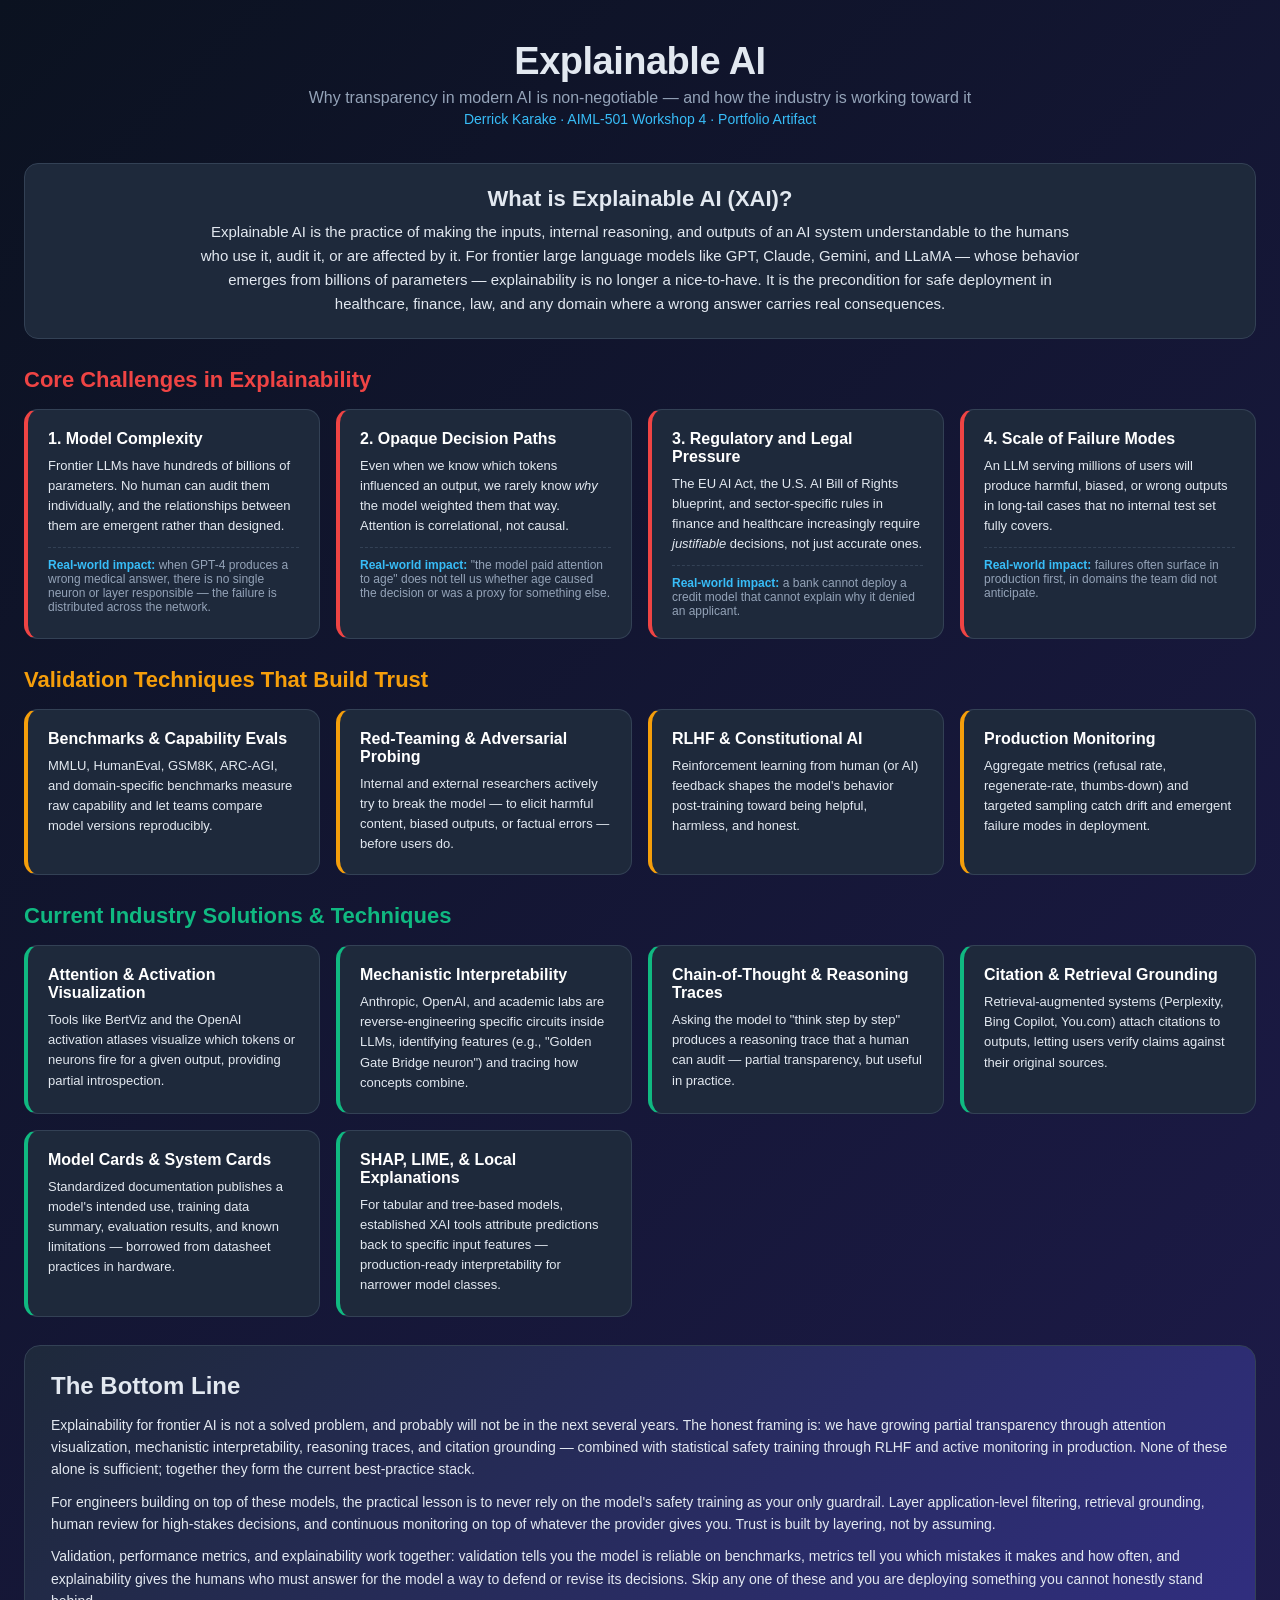
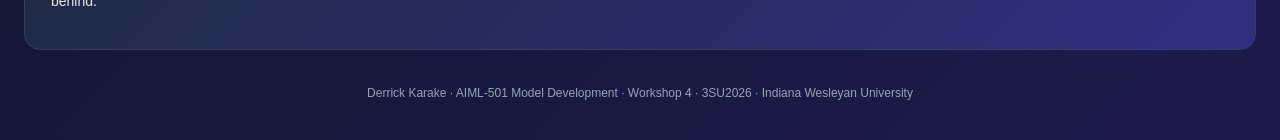
<file: aiml501_xai_explainability.html>
<!doctype html>
<html lang="en">
<head>
<meta charset="utf-8">
<title>Explainable AI: Why It Matters | AIML-501 Workshop 4 | Derrick Karake</title>
<meta name="viewport" content="width=1280, initial-scale=1">
<style>
  :root {
    --bg: #0b1220;
    --bg2: #1e1b4b;
    --panel: #1e293b;
    --panel-2: #334155;
    --accent: #38bdf8;
    --text: #e2e8f0;
    --muted: #94a3b8;
    --challenge: #ef4444;
    --solution: #10b981;
    --validation: #f59e0b;
  }
  * { box-sizing: border-box; }
  body {
    margin: 0;
    font-family: -apple-system, BlinkMacSystemFont, "Segoe UI", "Inter", sans-serif;
    background: linear-gradient(135deg, var(--bg) 0%, var(--bg2) 100%);
    color: var(--text);
    padding: 40px 24px;
  }
  .page { max-width: 1280px; margin: 0 auto; }
  header { text-align: center; margin-bottom: 36px; }
  header h1 { margin: 0; font-size: 38px; font-weight: 800; letter-spacing: -0.5px; }
  header .subtitle { color: var(--muted); margin-top: 6px; font-size: 16px; }
  header .author { color: var(--accent); margin-top: 4px; font-size: 14px; }
  .definition {
    background: var(--panel);
    border: 1px solid var(--panel-2);
    border-radius: 14px;
    padding: 22px 26px;
    margin-bottom: 28px;
    text-align: center;
  }
  .definition h2 { margin: 0 0 8px 0; font-size: 22px; }
  .definition p { margin: 0; font-size: 15px; line-height: 1.6; color: var(--text); max-width: 880px; margin: 0 auto; }
  .section { margin-bottom: 28px; }
  .section h2 { font-size: 22px; margin: 0 0 16px 0; }
  .grid {
    display: grid;
    grid-template-columns: repeat(auto-fit, minmax(290px, 1fr));
    gap: 16px;
  }
  .card {
    background: var(--panel);
    border: 1px solid var(--panel-2);
    border-radius: 14px;
    padding: 20px;
    border-left: 4px solid var(--accent);
  }
  .card.challenge { border-left-color: var(--challenge); }
  .card.solution { border-left-color: var(--solution); }
  .card.validation { border-left-color: var(--validation); }
  .card h3 { margin: 0 0 8px 0; font-size: 16px; color: white; }
  .card p { margin: 0; font-size: 13px; line-height: 1.55; color: var(--text); }
  .card .ex { font-size: 12px; color: var(--muted); margin-top: 10px; padding-top: 10px; border-top: 1px dashed var(--panel-2); }
  .card .ex strong { color: var(--accent); }
  .takeaway {
    background: linear-gradient(135deg, #1e293b 0%, #312e81 100%);
    border: 1px solid var(--panel-2);
    border-radius: 16px;
    padding: 26px;
  }
  .takeaway h2 { margin: 0 0 14px 0; }
  .takeaway p { font-size: 14px; line-height: 1.6; margin: 0 0 10px 0; }
  footer { margin-top: 36px; text-align: center; color: var(--muted); font-size: 12px; }
</style>
</head>
<body>
<div class="page">
  <header>
    <h1>Explainable AI</h1>
    <div class="subtitle">Why transparency in modern AI is non-negotiable — and how the industry is working toward it</div>
    <div class="author">Derrick Karake · AIML-501 Workshop 4 · Portfolio Artifact</div>
  </header>

  <div class="definition">
    <h2>What is Explainable AI (XAI)?</h2>
    <p>Explainable AI is the practice of making the inputs, internal reasoning, and outputs of an AI system understandable to the humans who use it, audit it, or are affected by it. For frontier large language models like GPT, Claude, Gemini, and LLaMA — whose behavior emerges from billions of parameters — explainability is no longer a nice-to-have. It is the precondition for safe deployment in healthcare, finance, law, and any domain where a wrong answer carries real consequences.</p>
  </div>

  <div class="section">
    <h2 style="color: var(--challenge);">Core Challenges in Explainability</h2>
    <div class="grid">
      <div class="card challenge">
        <h3>1. Model Complexity</h3>
        <p>Frontier LLMs have hundreds of billions of parameters. No human can audit them individually, and the relationships between them are emergent rather than designed.</p>
        <div class="ex"><strong>Real-world impact:</strong> when GPT-4 produces a wrong medical answer, there is no single neuron or layer responsible — the failure is distributed across the network.</div>
      </div>
      <div class="card challenge">
        <h3>2. Opaque Decision Paths</h3>
        <p>Even when we know which tokens influenced an output, we rarely know <em>why</em> the model weighted them that way. Attention is correlational, not causal.</p>
        <div class="ex"><strong>Real-world impact:</strong> "the model paid attention to age" does not tell us whether age caused the decision or was a proxy for something else.</div>
      </div>
      <div class="card challenge">
        <h3>3. Regulatory and Legal Pressure</h3>
        <p>The EU AI Act, the U.S. AI Bill of Rights blueprint, and sector-specific rules in finance and healthcare increasingly require <em>justifiable</em> decisions, not just accurate ones.</p>
        <div class="ex"><strong>Real-world impact:</strong> a bank cannot deploy a credit model that cannot explain why it denied an applicant.</div>
      </div>
      <div class="card challenge">
        <h3>4. Scale of Failure Modes</h3>
        <p>An LLM serving millions of users will produce harmful, biased, or wrong outputs in long-tail cases that no internal test set fully covers.</p>
        <div class="ex"><strong>Real-world impact:</strong> failures often surface in production first, in domains the team did not anticipate.</div>
      </div>
    </div>
  </div>

  <div class="section">
    <h2 style="color: var(--validation);">Validation Techniques That Build Trust</h2>
    <div class="grid">
      <div class="card validation">
        <h3>Benchmarks &amp; Capability Evals</h3>
        <p>MMLU, HumanEval, GSM8K, ARC-AGI, and domain-specific benchmarks measure raw capability and let teams compare model versions reproducibly.</p>
      </div>
      <div class="card validation">
        <h3>Red-Teaming &amp; Adversarial Probing</h3>
        <p>Internal and external researchers actively try to break the model — to elicit harmful content, biased outputs, or factual errors — before users do.</p>
      </div>
      <div class="card validation">
        <h3>RLHF &amp; Constitutional AI</h3>
        <p>Reinforcement learning from human (or AI) feedback shapes the model's behavior post-training toward being helpful, harmless, and honest.</p>
      </div>
      <div class="card validation">
        <h3>Production Monitoring</h3>
        <p>Aggregate metrics (refusal rate, regenerate-rate, thumbs-down) and targeted sampling catch drift and emergent failure modes in deployment.</p>
      </div>
    </div>
  </div>

  <div class="section">
    <h2 style="color: var(--solution);">Current Industry Solutions &amp; Techniques</h2>
    <div class="grid">
      <div class="card solution">
        <h3>Attention &amp; Activation Visualization</h3>
        <p>Tools like BertViz and the OpenAI activation atlases visualize which tokens or neurons fire for a given output, providing partial introspection.</p>
      </div>
      <div class="card solution">
        <h3>Mechanistic Interpretability</h3>
        <p>Anthropic, OpenAI, and academic labs are reverse-engineering specific circuits inside LLMs, identifying features (e.g., "Golden Gate Bridge neuron") and tracing how concepts combine.</p>
      </div>
      <div class="card solution">
        <h3>Chain-of-Thought &amp; Reasoning Traces</h3>
        <p>Asking the model to "think step by step" produces a reasoning trace that a human can audit — partial transparency, but useful in practice.</p>
      </div>
      <div class="card solution">
        <h3>Citation &amp; Retrieval Grounding</h3>
        <p>Retrieval-augmented systems (Perplexity, Bing Copilot, You.com) attach citations to outputs, letting users verify claims against their original sources.</p>
      </div>
      <div class="card solution">
        <h3>Model Cards &amp; System Cards</h3>
        <p>Standardized documentation publishes a model's intended use, training data summary, evaluation results, and known limitations — borrowed from datasheet practices in hardware.</p>
      </div>
      <div class="card solution">
        <h3>SHAP, LIME, &amp; Local Explanations</h3>
        <p>For tabular and tree-based models, established XAI tools attribute predictions back to specific input features — production-ready interpretability for narrower model classes.</p>
      </div>
    </div>
  </div>

  <div class="takeaway">
    <h2>The Bottom Line</h2>
    <p>Explainability for frontier AI is not a solved problem, and probably will not be in the next several years. The honest framing is: we have growing partial transparency through attention visualization, mechanistic interpretability, reasoning traces, and citation grounding — combined with statistical safety training through RLHF and active monitoring in production. None of these alone is sufficient; together they form the current best-practice stack.</p>
    <p>For engineers building on top of these models, the practical lesson is to never rely on the model's safety training as your only guardrail. Layer application-level filtering, retrieval grounding, human review for high-stakes decisions, and continuous monitoring on top of whatever the provider gives you. Trust is built by layering, not by assuming.</p>
    <p>Validation, performance metrics, and explainability work together: validation tells you the model is reliable on benchmarks, metrics tell you which mistakes it makes and how often, and explainability gives the humans who must answer for the model a way to defend or revise its decisions. Skip any one of these and you are deploying something you cannot honestly stand behind.</p>
  </div>

  <footer>
    Derrick Karake · AIML-501 Model Development · Workshop 4 · 3SU2026 · Indiana Wesleyan University
  </footer>
</div>
</body>
</html>
</file>
<file: styles.css>
:root {
  --bg: #f3efe7;
  --bg-soft: rgba(255, 255, 255, 0.72);
  --panel: rgba(255, 250, 240, 0.84);
  --panel-strong: #fdf8ef;
  --ink: #1c2a35;
  --ink-muted: #52606b;
  --accent: #9e5b2a;
  --accent-deep: #703914;
  --line: rgba(28, 42, 53, 0.12);
  --shadow: 0 24px 80px rgba(56, 43, 27, 0.12);
}

* {
  box-sizing: border-box;
}

html {
  scroll-behavior: smooth;
}

body {
  margin: 0;
  color: var(--ink);
  background:
    radial-gradient(circle at top left, rgba(158, 91, 42, 0.16), transparent 32%),
    radial-gradient(circle at top right, rgba(31, 79, 112, 0.12), transparent 28%),
    linear-gradient(180deg, #f7f1e7 0%, #efe6d7 100%);
  font-family: "Avenir Next", "Segoe UI", sans-serif;
  line-height: 1.6;
}

body::before {
  content: "";
  position: fixed;
  inset: 0;
  background-image:
    linear-gradient(rgba(28, 42, 53, 0.03) 1px, transparent 1px),
    linear-gradient(90deg, rgba(28, 42, 53, 0.03) 1px, transparent 1px);
  background-size: 44px 44px;
  pointer-events: none;
  z-index: -1;
}

a {
  color: inherit;
  text-decoration: none;
}

p,
li {
  color: var(--ink-muted);
}

.page-shell {
  width: min(1180px, calc(100% - 32px));
  margin: 24px auto 56px;
}

.hero,
.content-section,
.metrics-section {
  backdrop-filter: blur(10px);
  background: var(--bg-soft);
  border: 1px solid rgba(255, 255, 255, 0.55);
  border-radius: 28px;
  box-shadow: var(--shadow);
}

.hero {
  padding: 28px;
}

.topbar {
  display: flex;
  justify-content: space-between;
  align-items: center;
  gap: 16px;
  margin-bottom: 42px;
}

.brand {
  display: inline-flex;
  align-items: center;
  justify-content: center;
  width: 46px;
  height: 46px;
  border-radius: 50%;
  border: 1px solid var(--line);
  background: rgba(255, 255, 255, 0.65);
  color: var(--accent-deep);
  font-family: "Iowan Old Style", "Palatino Linotype", serif;
  font-size: 1.1rem;
  font-weight: 700;
}

.topbar-links {
  display: flex;
  flex-wrap: wrap;
  justify-content: flex-end;
  gap: 18px;
}

.topbar-links a {
  position: relative;
  color: var(--ink);
  font-size: 0.95rem;
}

.topbar-links a::after {
  content: "";
  position: absolute;
  left: 0;
  bottom: -4px;
  width: 100%;
  height: 1px;
  background: currentColor;
  transform: scaleX(0);
  transform-origin: left;
  transition: transform 180ms ease;
}

.topbar-links a:hover::after,
.topbar-links a:focus-visible::after {
  transform: scaleX(1);
}

.hero-grid {
  display: grid;
  grid-template-columns: minmax(0, 1.7fr) minmax(300px, 0.95fr);
  gap: 28px;
}

.eyebrow {
  margin: 0 0 10px;
  color: var(--accent-deep);
  text-transform: uppercase;
  letter-spacing: 0.18em;
  font-size: 0.78rem;
  font-weight: 700;
}

h1,
h2,
h3,
.role,
.company {
  margin: 0;
  color: var(--ink);
  font-family: "Iowan Old Style", "Palatino Linotype", serif;
  line-height: 1.08;
}

h1 {
  font-size: clamp(3rem, 7vw, 5.5rem);
  margin-bottom: 18px;
}

h2 {
  font-size: clamp(2rem, 4vw, 3rem);
  max-width: 12ch;
}

h3 {
  font-size: 1.4rem;
  margin-bottom: 12px;
}

.hero-summary {
  max-width: 62ch;
  font-size: 1.06rem;
  margin-bottom: 28px;
}

.hero-actions {
  display: flex;
  flex-wrap: wrap;
  gap: 12px;
}

.button {
  display: inline-flex;
  align-items: center;
  justify-content: center;
  min-height: 48px;
  padding: 0 18px;
  border-radius: 999px;
  border: 1px solid transparent;
  font-weight: 600;
  transition:
    transform 180ms ease,
    background-color 180ms ease,
    border-color 180ms ease;
}

.button:hover,
.button:focus-visible {
  transform: translateY(-1px);
}

.button-primary {
  background: linear-gradient(135deg, var(--accent) 0%, var(--accent-deep) 100%);
  color: #fff8ef;
}

.button-secondary {
  background: rgba(255, 255, 255, 0.52);
  border-color: var(--line);
  color: var(--ink);
}

.hero-panel {
  display: grid;
  gap: 14px;
}

.panel-card {
  padding: 20px;
  background: var(--panel);
  border: 1px solid rgba(255, 255, 255, 0.6);
  border-radius: 22px;
}

.panel-label {
  margin: 0 0 6px;
  color: var(--accent-deep);
  font-size: 0.85rem;
  font-weight: 700;
  text-transform: uppercase;
  letter-spacing: 0.12em;
}

.panel-value {
  margin: 0;
  color: var(--ink);
  font-size: 1rem;
}

.metrics-section,
.content-section {
  margin-top: 24px;
  padding: 28px;
}

.section-heading {
  margin-bottom: 24px;
}

.metrics-grid {
  display: grid;
  grid-template-columns: repeat(4, minmax(0, 1fr));
  gap: 16px;
}

.metric-card,
.skill-card,
.education-card,
.award-card,
.contact-card,
.timeline-item {
  background: var(--panel);
  border: 1px solid rgba(255, 255, 255, 0.62);
  border-radius: 24px;
  padding: 22px;
}

.metric-value {
  margin: 0 0 8px;
  color: var(--accent-deep);
  font-family: "Iowan Old Style", "Palatino Linotype", serif;
  font-size: clamp(2rem, 5vw, 3rem);
  line-height: 1;
}

.metric-label {
  margin: 0;
}

.timeline {
  display: grid;
  gap: 18px;
}

.timeline-item {
  display: grid;
  grid-template-columns: minmax(200px, 0.75fr) minmax(0, 1.45fr);
  gap: 22px;
}

.role {
  font-size: 1.45rem;
}

.company {
  color: var(--accent-deep);
  font-size: 1rem;
  margin-top: 8px;
}

.dates,
.location,
.education-meta,
.award-date,
.award-meta {
  margin: 8px 0 0;
  font-size: 0.95rem;
}

.timeline-body ul {
  margin: 0;
  padding-left: 20px;
}

.timeline-body li + li {
  margin-top: 10px;
}

.split-layout {
  display: grid;
  grid-template-columns: minmax(0, 0.85fr) minmax(0, 1.15fr);
  gap: 22px;
  align-items: start;
}

.section-copy {
  max-width: 34ch;
  margin: 0;
}

.skill-groups,
.education-list {
  display: grid;
  gap: 16px;
}

.skill-card p,
.education-degree,
.award-card p:last-child {
  margin: 0;
}

.education-degree {
  color: var(--ink);
  font-weight: 600;
}

.contact-card {
  background:
    radial-gradient(circle at top right, rgba(158, 91, 42, 0.18), transparent 35%),
    var(--panel-strong);
}

.hero,
.metrics-section,
.content-section {
  animation: rise 560ms ease both;
}

@keyframes rise {
  from {
    opacity: 0;
    transform: translateY(18px);
  }
  to {
    opacity: 1;
    transform: translateY(0);
  }
}

/* About Section */
.about-content {
  display: grid;
  grid-template-columns: 1.2fr 1fr;
  gap: 28px;
  align-items: start;
}

.about-narrative p {
  margin: 0 0 16px;
  font-size: 1.06rem;
  line-height: 1.7;
}

.about-narrative p:last-child {
  margin-bottom: 0;
}

.value-proposition {
  background: var(--panel);
  border: 1px solid rgba(255, 255, 255, 0.62);
  border-radius: 24px;
  padding: 24px;
}

.value-proposition h3 {
  margin-bottom: 16px;
  color: var(--accent-deep);
}

.value-proposition ul {
  margin: 0;
  padding-left: 20px;
}

.value-proposition li {
  margin-bottom: 12px;
  line-height: 1.6;
}

.value-proposition li:last-child {
  margin-bottom: 0;
}

/* Projects Section */
.section-intro {
  max-width: 72ch;
  margin: -8px 0 24px;
  font-size: 1.02rem;
  color: var(--ink-muted);
}

.projects-grid {
  display: grid;
  grid-template-columns: repeat(2, 1fr);
  gap: 18px;
}

.project-card {
  background: var(--panel);
  border: 1px solid rgba(255, 255, 255, 0.62);
  border-radius: 24px;
  padding: 24px;
  transition: transform 180ms ease, box-shadow 180ms ease;
}

.project-card:hover {
  transform: translateY(-3px);
  box-shadow: 0 12px 40px rgba(56, 43, 27, 0.14);
}

.project-tag {
  display: inline-block;
  padding: 4px 14px;
  margin-bottom: 14px;
  background: linear-gradient(135deg, rgba(158, 91, 42, 0.12), rgba(158, 91, 42, 0.06));
  border: 1px solid rgba(158, 91, 42, 0.2);
  border-radius: 999px;
  color: var(--accent-deep);
  font-size: 0.8rem;
  font-weight: 700;
  text-transform: uppercase;
  letter-spacing: 0.1em;
}

.project-card h3 {
  font-size: 1.25rem;
  margin-bottom: 10px;
}

.project-description {
  margin: 0 0 18px;
  font-size: 0.96rem;
  line-height: 1.65;
}

.project-details {
  display: flex;
  flex-direction: column;
  gap: 10px;
  padding-top: 16px;
  border-top: 1px solid var(--line);
}

.detail-item {
  display: flex;
  gap: 12px;
  font-size: 0.9rem;
}

.detail-label {
  flex-shrink: 0;
  min-width: 80px;
  color: var(--accent-deep);
  font-weight: 700;
  font-size: 0.78rem;
  text-transform: uppercase;
  letter-spacing: 0.08em;
  padding-top: 2px;
}

.detail-value {
  color: var(--ink-muted);
}

@media (max-width: 920px) {
  .hero-grid,
  .timeline-item,
  .split-layout,
  .metrics-grid,
  .about-content,
  .projects-grid {
    grid-template-columns: 1fr;
  }

  h2 {
    max-width: none;
  }
}

@media (max-width: 640px) {
  .page-shell {
    width: min(100% - 18px, 100%);
    margin: 10px auto 30px;
  }

  .hero,
  .metrics-section,
  .content-section {
    padding: 20px;
    border-radius: 22px;
  }

  .topbar {
    margin-bottom: 28px;
  }

  .topbar-links {
    gap: 12px;
  }

  h1 {
    font-size: clamp(2.5rem, 16vw, 4rem);
  }
}

@media (prefers-reduced-motion: reduce) {
  html {
    scroll-behavior: auto;
  }

  *,
  *::before,
  *::after {
    animation: none !important;
    transition: none !important;
  }
}
</file>
